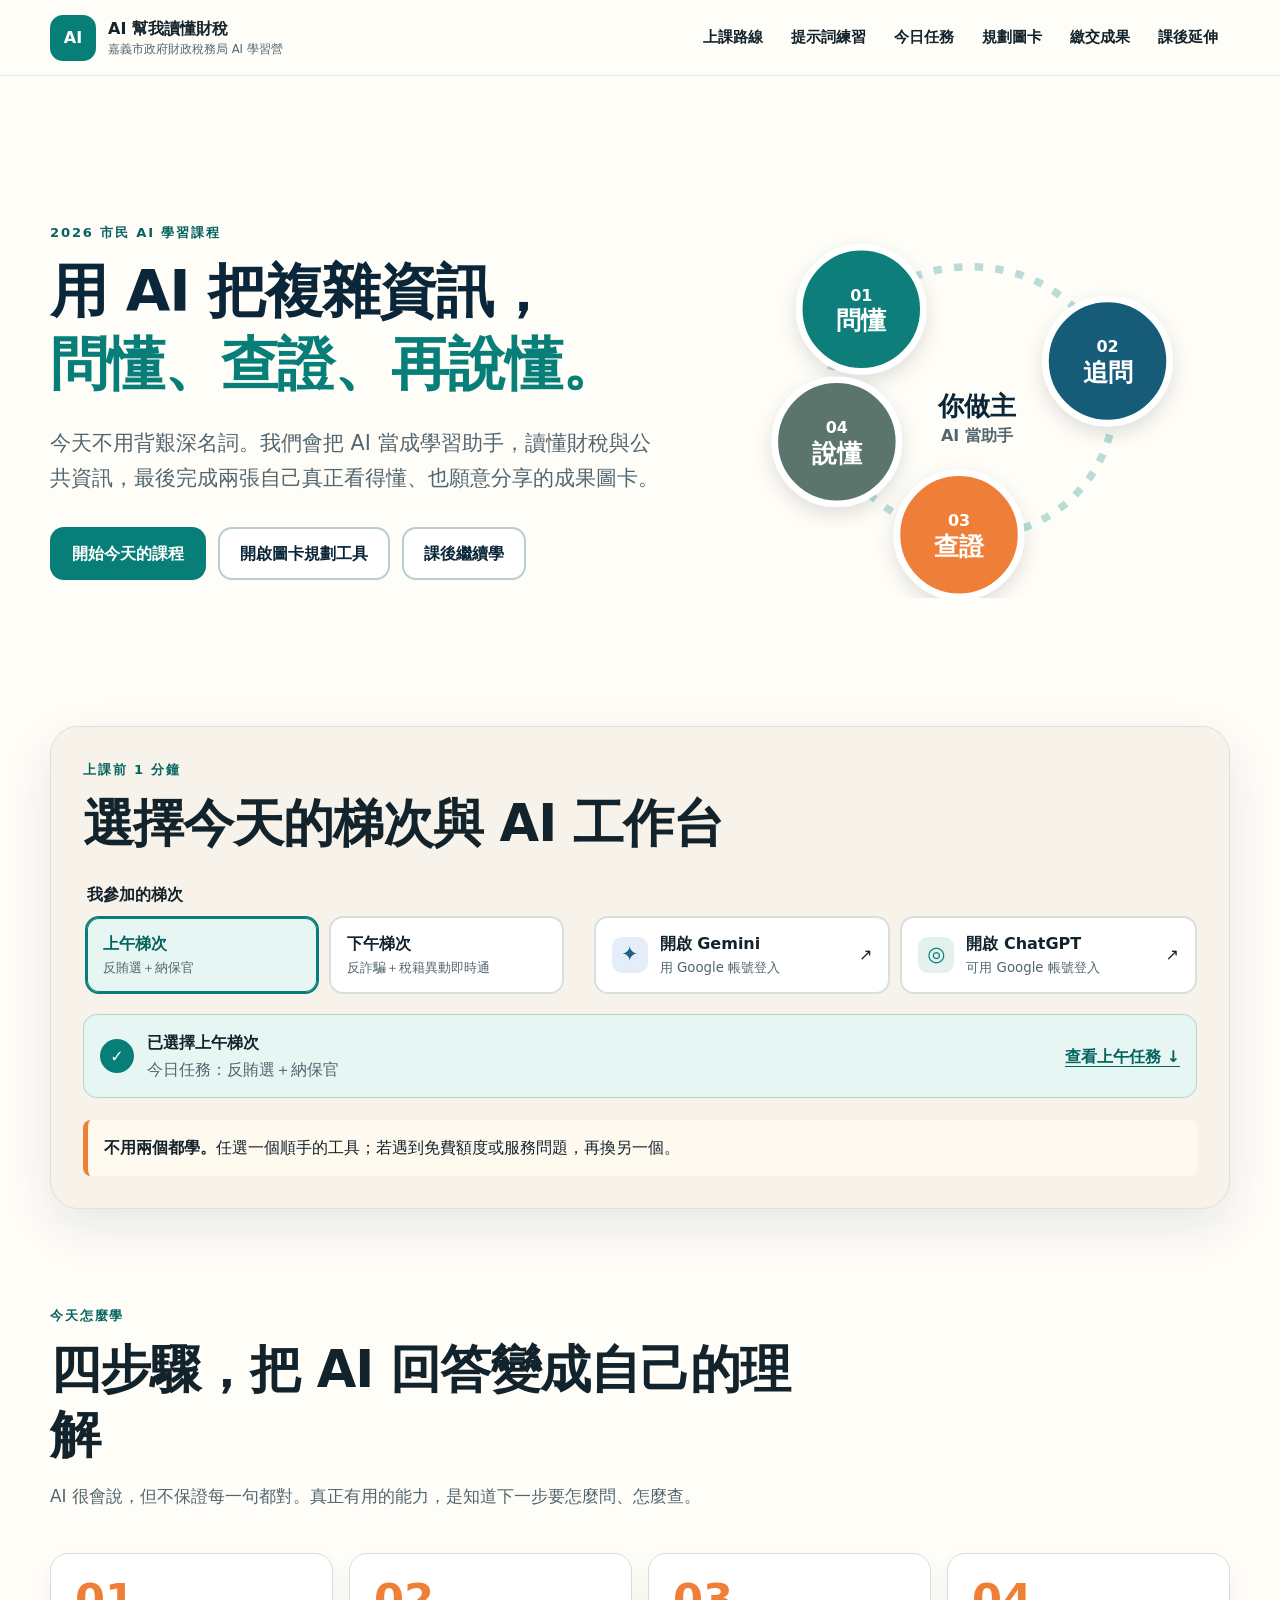
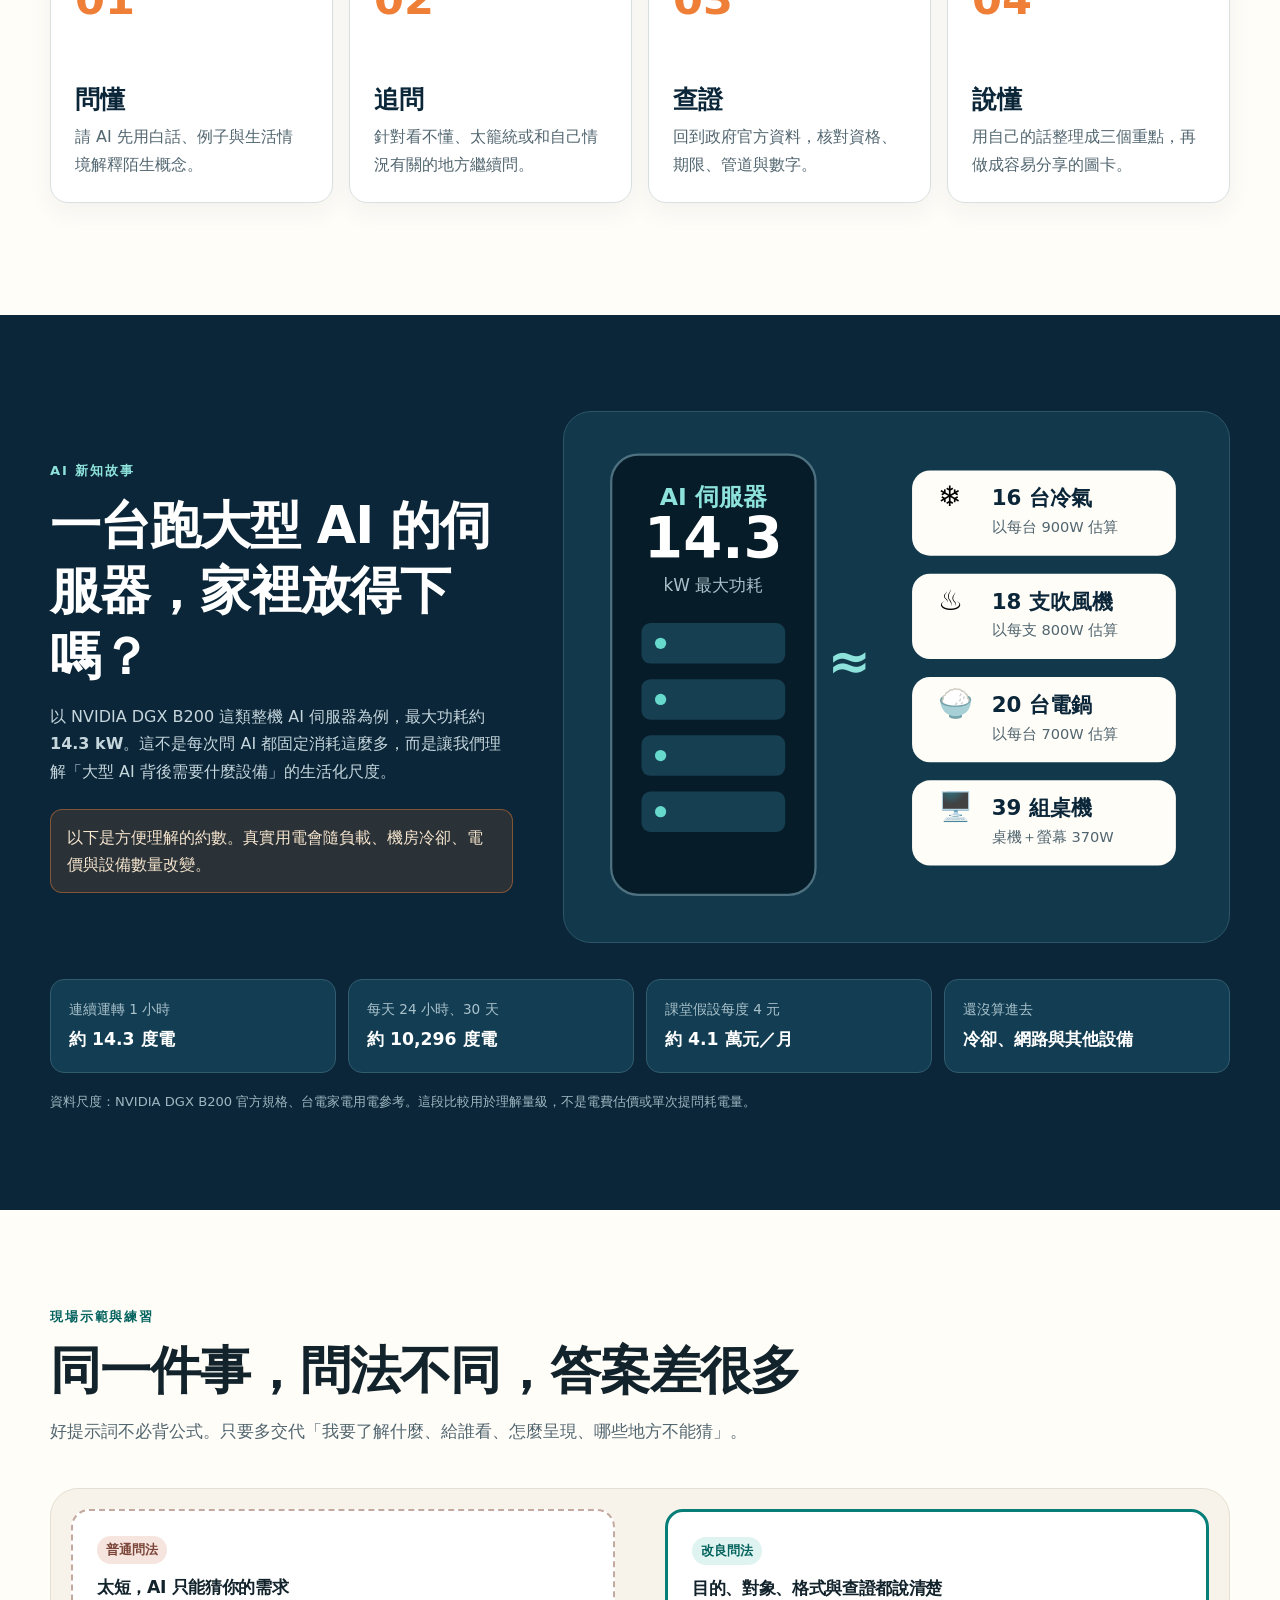
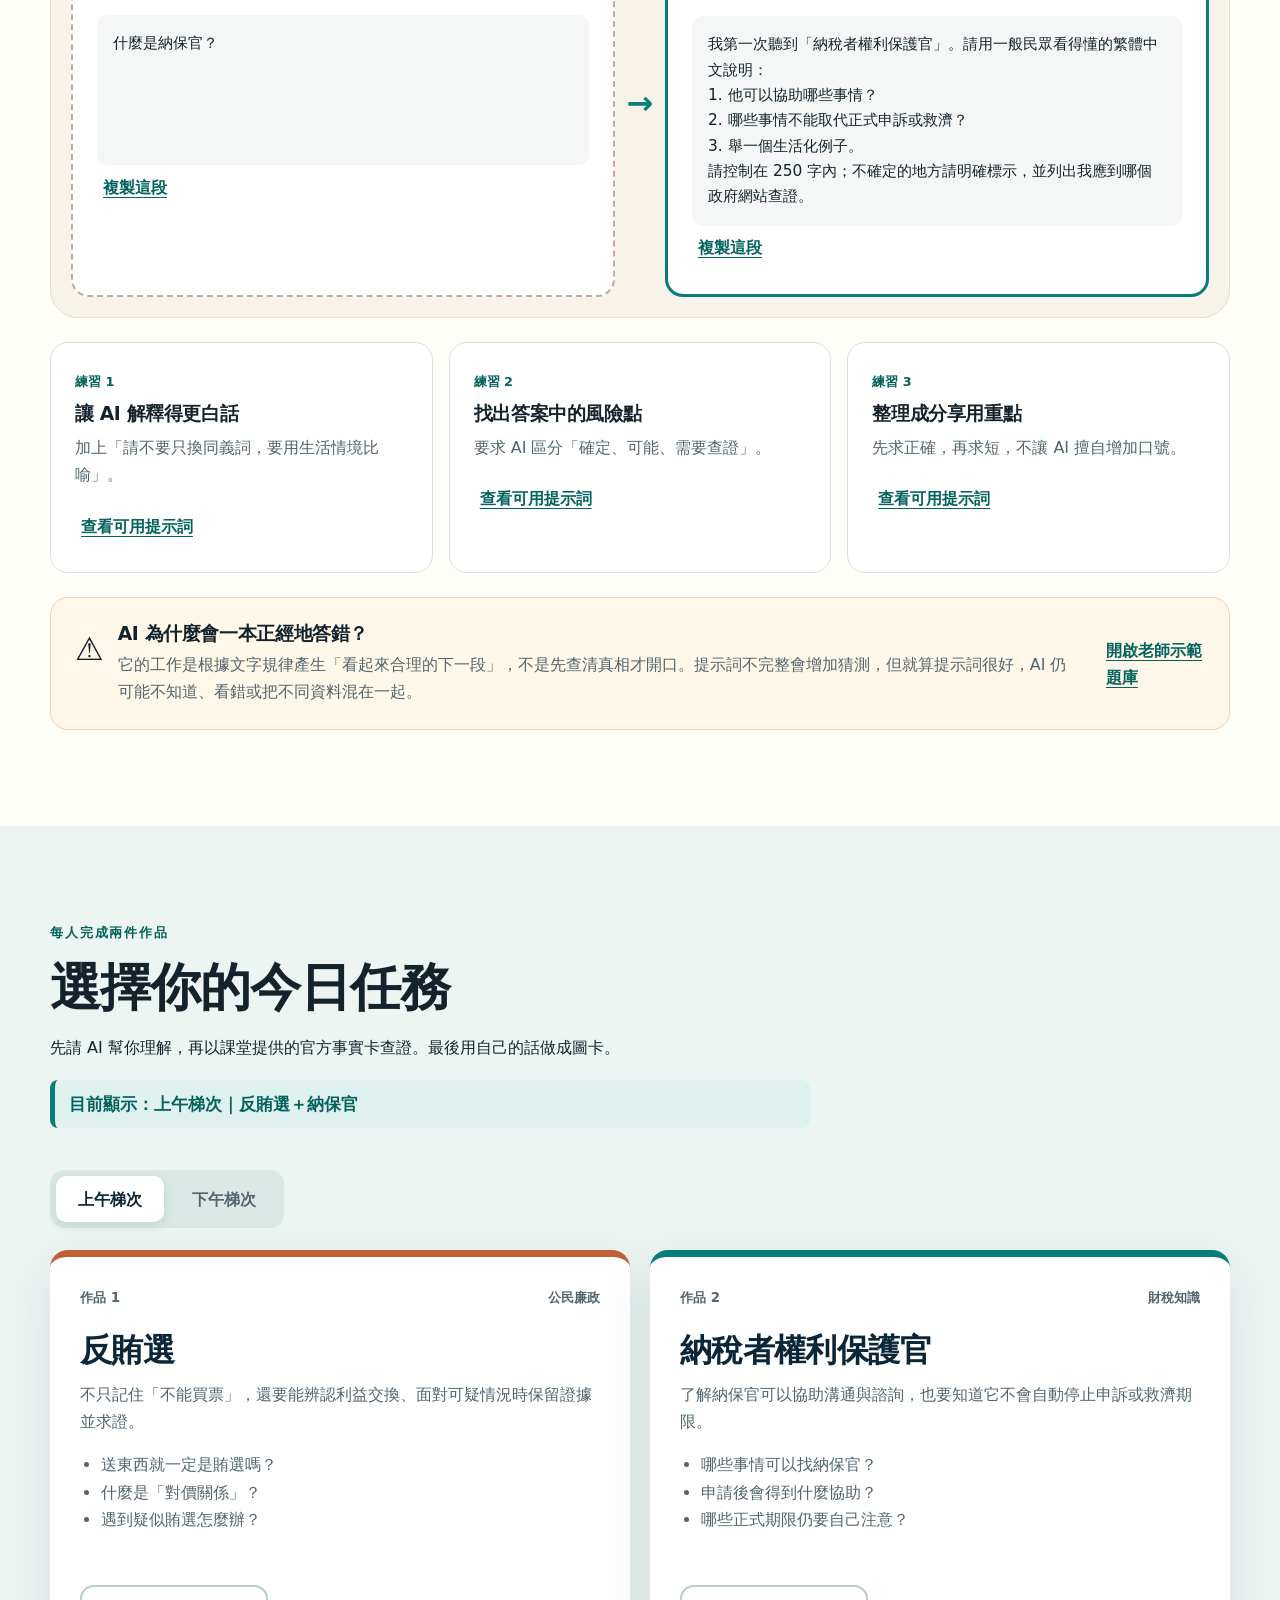
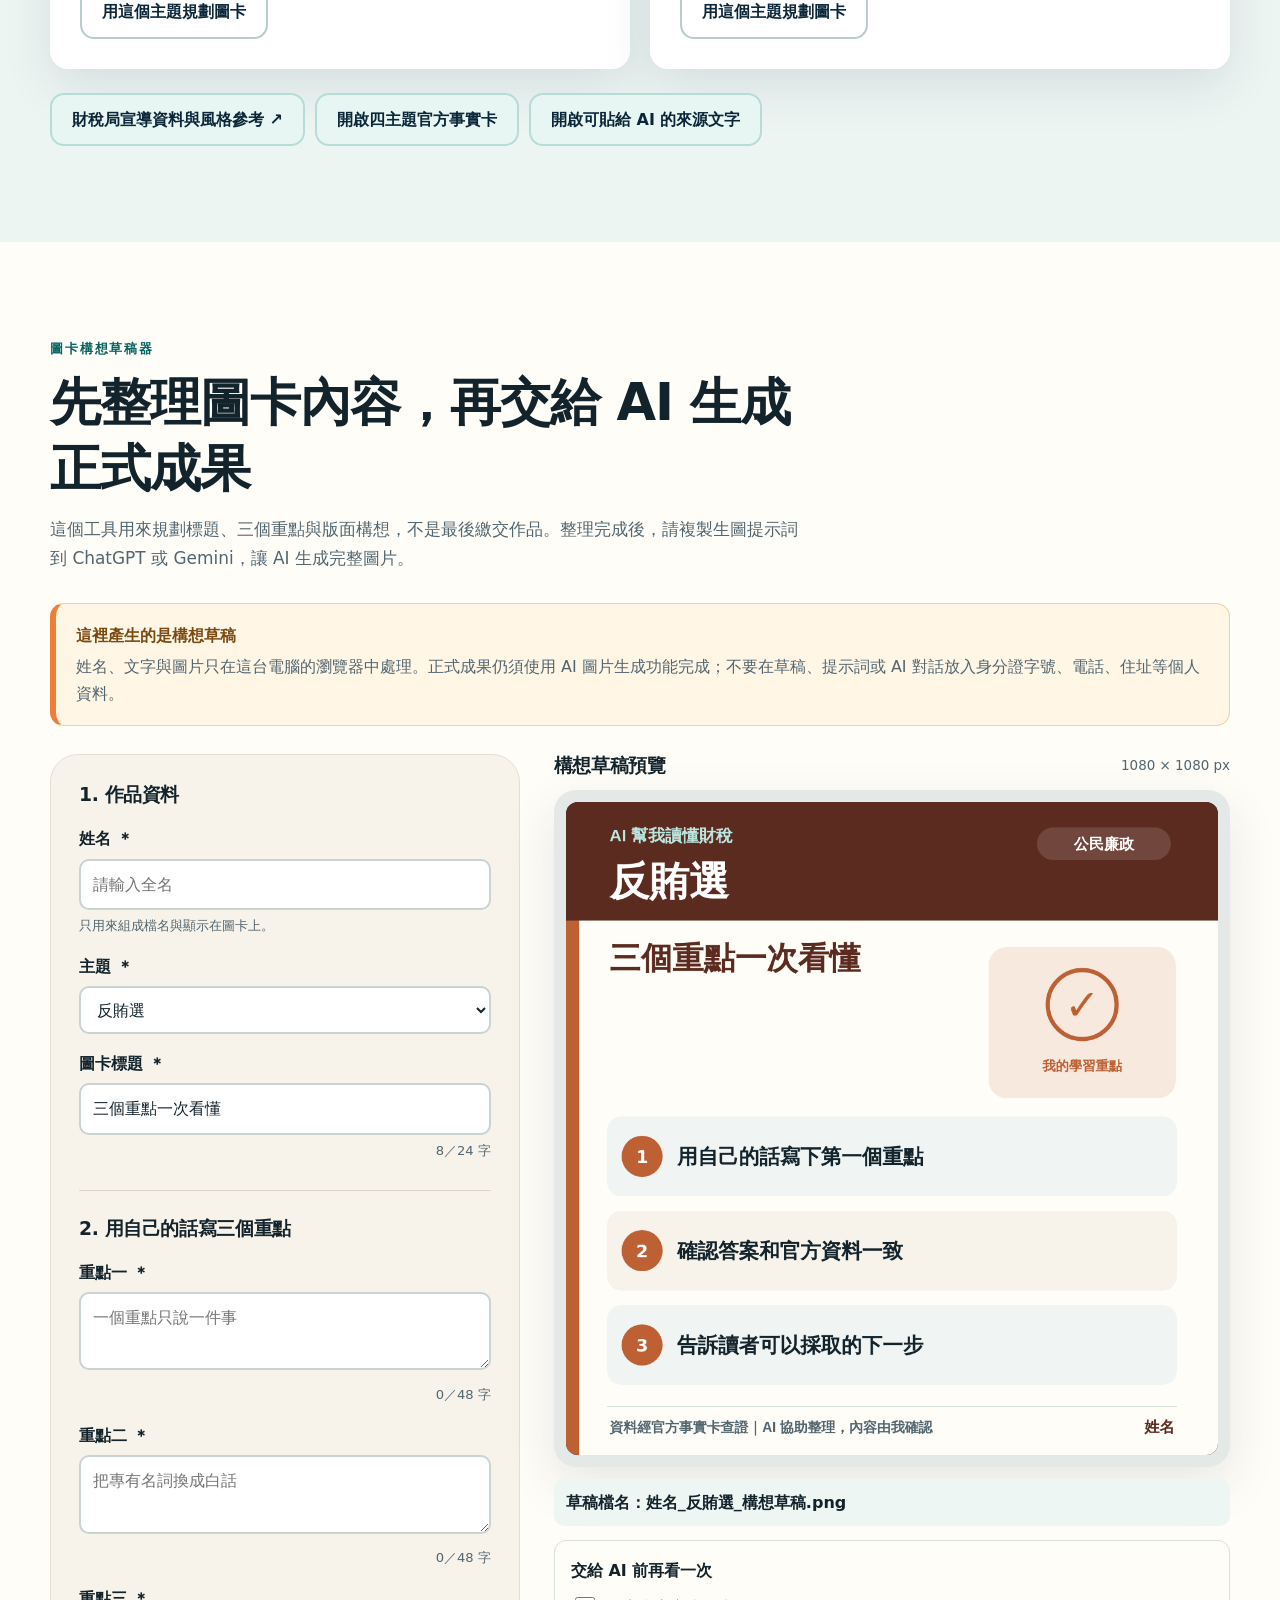
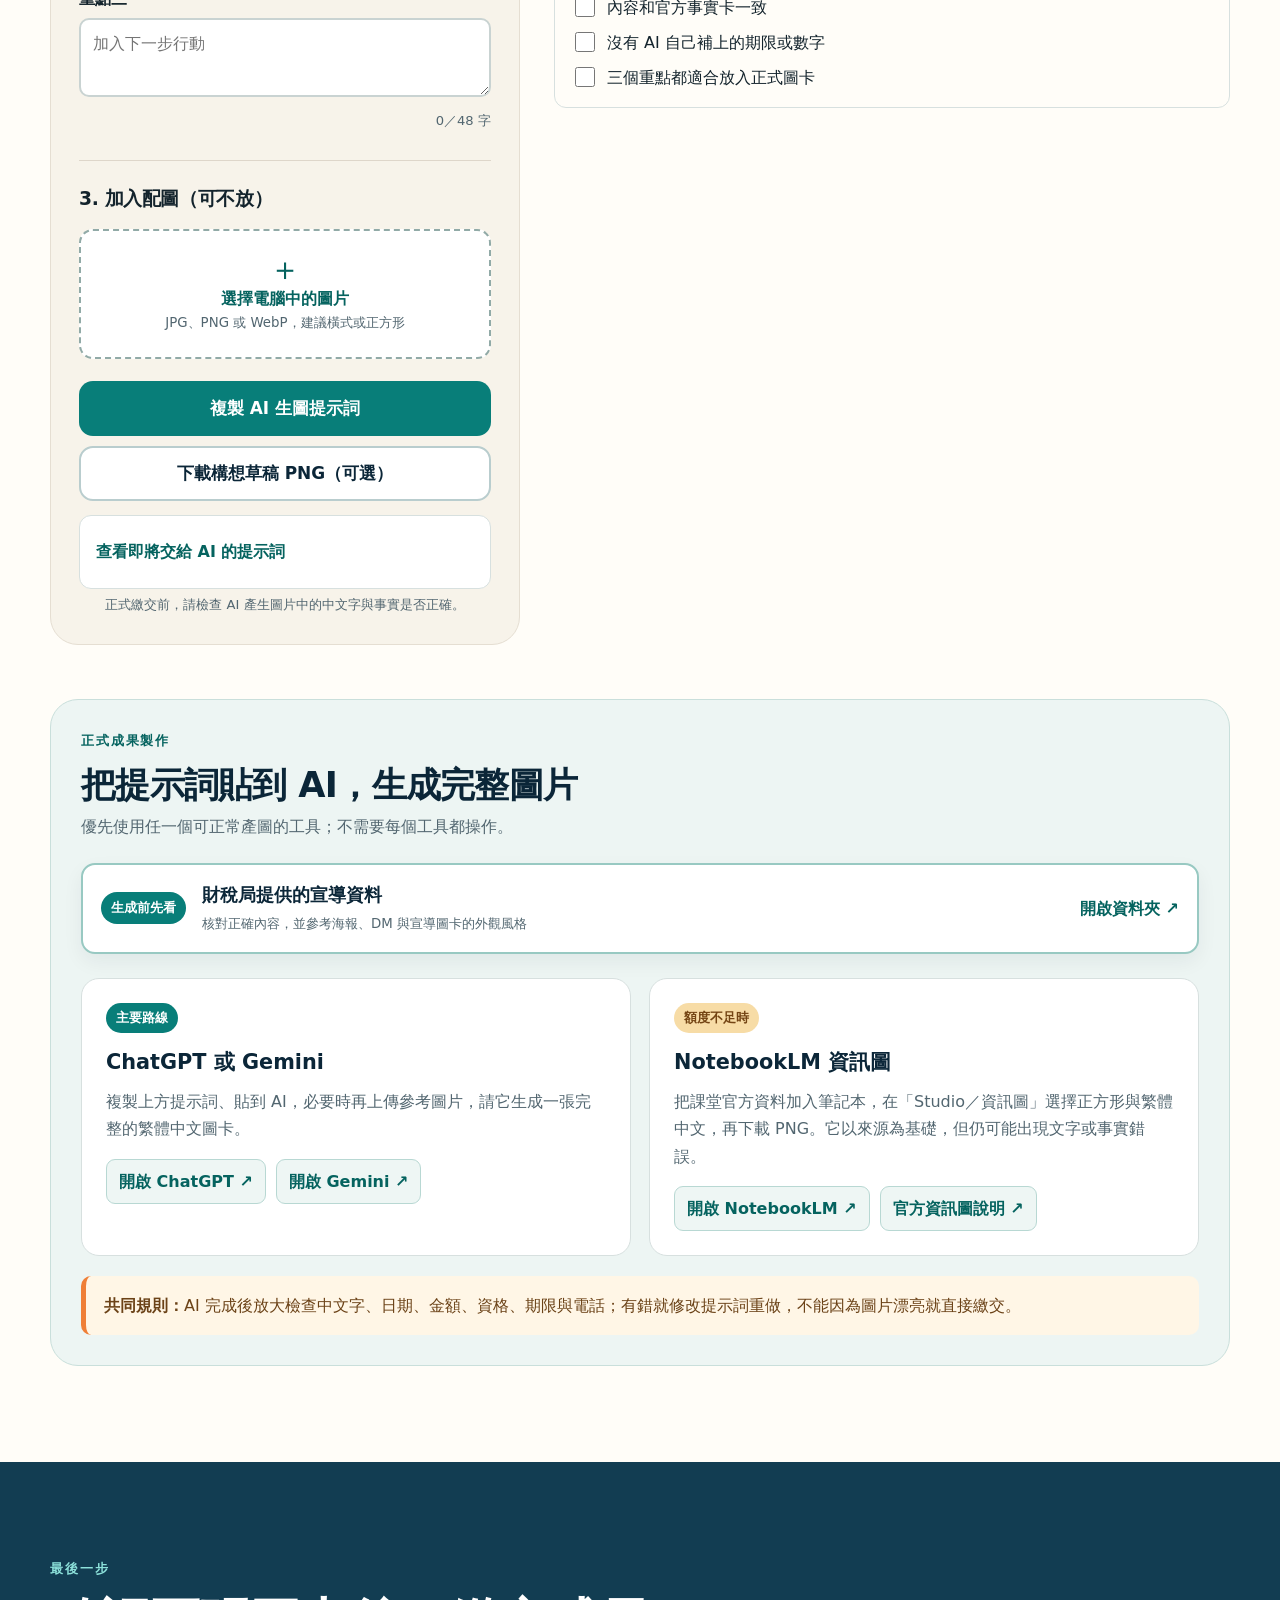
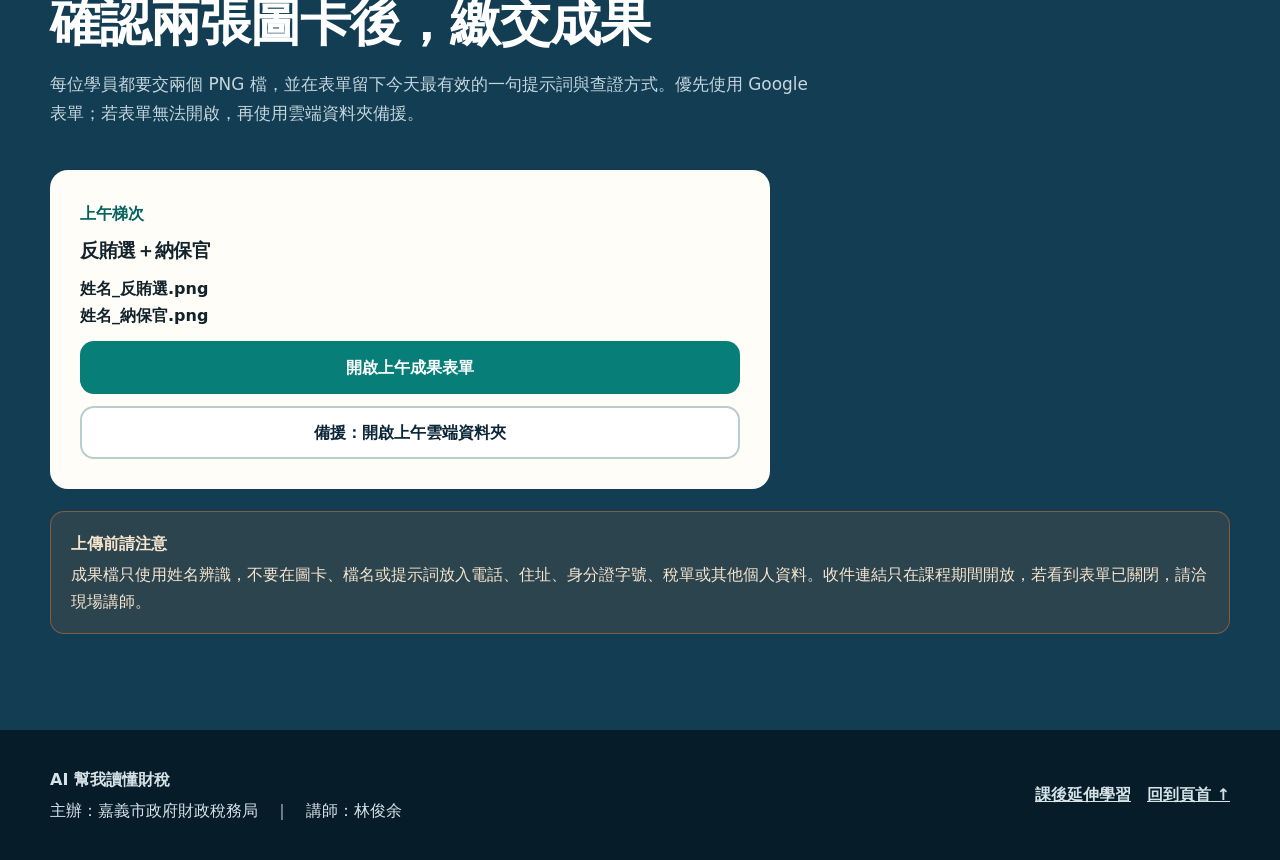
<file: index.html>
<!doctype html>
<html lang="zh-Hant-TW">
<head>
  <meta charset="utf-8">
  <meta name="viewport" content="width=device-width, initial-scale=1">
  <meta name="description" content="嘉義市政府財政稅務局 AI 學習營課程網站">
  <title>AI 幫我讀懂財稅｜課程學習站</title>
  <link rel="stylesheet" href="assets/styles.css?v=20260715-4">
</head>
<body>
  <a class="skip-link" href="#main">跳到主要內容</a>
  <header class="site-header">
    <a class="brand" href="#top" aria-label="回到頁首">
      <span class="brand-mark" aria-hidden="true">AI</span>
      <span><strong>AI 幫我讀懂財稅</strong><small>嘉義市政府財政稅務局 AI 學習營</small></span>
    </a>
    <button class="menu-button" type="button" aria-expanded="false" aria-controls="site-nav">課程選單</button>
    <nav id="site-nav" class="site-nav" aria-label="主要選單">
      <a href="#route">上課路線</a>
      <a href="#prompt-lab">提示詞練習</a>
      <a href="#missions">今日任務</a>
      <a href="#card-maker">規劃圖卡</a>
      <a href="#submit">繳交成果</a>
      <a href="extension.html">課後延伸</a>
    </nav>
  </header>

  <main id="main">
    <section id="top" class="hero section-shell">
      <div class="hero-copy">
        <p class="eyebrow">2026 市民 AI 學習課程</p>
        <h1>用 AI 把複雜資訊，<br><span>問懂、查證、再說懂。</span></h1>
        <p class="hero-lead">今天不用背艱深名詞。我們會把 AI 當成學習助手，讀懂財稅與公共資訊，最後完成兩張自己真正看得懂、也願意分享的成果圖卡。</p>
        <div class="hero-actions">
          <a class="button button-primary" href="#route">開始今天的課程</a>
          <a class="button button-secondary" href="#card-maker">開啟圖卡規劃工具</a>
          <a class="button button-secondary" href="extension.html">課後繼續學</a>
        </div>
      </div>
      <div class="hero-visual" aria-label="問懂、追問、查證、說懂的循環圖">
        <svg viewBox="0 0 520 420" role="img" aria-labelledby="cycle-title cycle-desc">
          <title id="cycle-title">AI 學習四步驟</title>
          <desc id="cycle-desc">依序為問懂、追問、查證、說懂，形成一個學習循環。</desc>
          <defs>
            <filter id="shadow" x="-20%" y="-20%" width="140%" height="140%"><feDropShadow dx="0" dy="8" stdDeviation="10" flood-opacity=".12"/></filter>
          </defs>
          <path class="cycle-path" d="M145 112 C235 30 375 66 407 167 C439 268 354 365 249 352 C144 339 83 244 119 157"/>
          <g filter="url(#shadow)"><circle class="cycle-node node-a" cx="145" cy="112" r="66"/><text x="145" y="103">01</text><text class="node-label" x="145" y="133">問懂</text></g>
          <g filter="url(#shadow)"><circle class="cycle-node node-b" cx="407" cy="167" r="66"/><text x="407" y="158">02</text><text class="node-label" x="407" y="188">追問</text></g>
          <g filter="url(#shadow)"><circle class="cycle-node node-c" cx="249" cy="352" r="66"/><text x="249" y="343">03</text><text class="node-label" x="249" y="373">查證</text></g>
          <g filter="url(#shadow)"><circle class="cycle-node node-d" cx="119" cy="253" r="66"/><text x="119" y="244">04</text><text class="node-label" x="119" y="274">說懂</text></g>
          <text class="cycle-center" x="268" y="225">你做主</text><text class="cycle-center-sub" x="268" y="252">AI 當助手</text>
        </svg>
      </div>
    </section>

    <section class="quick-start section-shell" aria-labelledby="quick-title">
      <div class="section-heading compact"><p class="eyebrow">上課前 1 分鐘</p><h2 id="quick-title">選擇今天的梯次與 AI 工作台</h2></div>
      <div class="quick-grid">
        <fieldset class="cohort-picker">
          <legend>我參加的梯次</legend>
          <label><input type="radio" name="cohort" value="morning" checked><span>上午梯次<small>反賄選＋納保官</small></span></label>
          <label><input type="radio" name="cohort" value="afternoon"><span>下午梯次<small>反詐騙＋稅籍異動即時通</small></span></label>
        </fieldset>
        <div class="workbench-links">
          <a class="tool-card" href="https://gemini.google.com/" target="_blank" rel="noopener noreferrer"><span class="tool-icon gemini" aria-hidden="true">✦</span><span><strong>開啟 Gemini</strong><small>用 Google 帳號登入</small></span><span aria-hidden="true">↗</span></a>
          <a class="tool-card" href="https://chatgpt.com/" target="_blank" rel="noopener noreferrer"><span class="tool-icon chatgpt" aria-hidden="true">◎</span><span><strong>開啟 ChatGPT</strong><small>可用 Google 帳號登入</small></span><span aria-hidden="true">↗</span></a>
        </div>
      </div>
      <div class="cohort-feedback">
        <span class="cohort-feedback-mark" aria-hidden="true">✓</span>
        <div id="cohort-status" role="status" aria-live="polite" aria-atomic="true">
          <strong id="cohort-status-title">已選擇上午梯次</strong>
          <p id="cohort-status-copy">今日任務：反賄選＋納保官</p>
        </div>
        <a id="cohort-jump" href="#missions">查看上午任務 ↓</a>
      </div>
      <p class="notice"><strong>不用兩個都學。</strong>任選一個順手的工具；若遇到免費額度或服務問題，再換另一個。</p>
    </section>

    <section id="route" class="section-shell section-block" aria-labelledby="route-title">
      <div class="section-heading"><p class="eyebrow">今天怎麼學</p><h2 id="route-title">四步驟，把 AI 回答變成自己的理解</h2><p>AI 很會說，但不保證每一句都對。真正有用的能力，是知道下一步要怎麼問、怎麼查。</p></div>
      <ol class="route-grid">
        <li><span>01</span><div><h3>問懂</h3><p>請 AI 先用白話、例子與生活情境解釋陌生概念。</p></div></li>
        <li><span>02</span><div><h3>追問</h3><p>針對看不懂、太籠統或和自己情況有關的地方繼續問。</p></div></li>
        <li><span>03</span><div><h3>查證</h3><p>回到政府官方資料，核對資格、期限、管道與數字。</p></div></li>
        <li><span>04</span><div><h3>說懂</h3><p>用自己的話整理成三個重點，再做成容易分享的圖卡。</p></div></li>
      </ol>
    </section>

    <section class="story-section section-block" aria-labelledby="server-title">
      <div class="section-shell story-grid">
        <div class="section-heading story-copy"><p class="eyebrow light">AI 新知故事</p><h2 id="server-title">一台跑大型 AI 的伺服器，家裡放得下嗎？</h2><p>以 NVIDIA DGX B200 這類整機 AI 伺服器為例，最大功耗約 <strong>14.3 kW</strong>。這不是每次問 AI 都固定消耗這麼多，而是讓我們理解「大型 AI 背後需要什麼設備」的生活化尺度。</p><div class="story-note">以下是方便理解的約數。真實用電會隨負載、機房冷卻、電價與設備數量改變。</div></div>
        <div class="server-drawing" aria-label="AI 伺服器與家電耗電比較示意圖">
          <svg viewBox="0 0 560 440" role="img" aria-labelledby="server-svg-title server-svg-desc">
            <title id="server-svg-title">AI 伺服器耗電的生活比較</title><desc id="server-svg-desc">一台十四點三千瓦的伺服器，大約相當於十六台九百瓦冷氣、十八支八百瓦吹風機、二十台七百瓦電鍋或三十九組三百七十瓦桌上型電腦。</desc>
            <rect class="server-box" x="26" y="22" width="182" height="392" rx="24"/><text class="server-title" x="117" y="67">AI 伺服器</text><text class="server-big" x="117" y="114">14.3</text><text class="server-unit" x="117" y="143">kW 最大功耗</text>
            <g class="server-slots"><rect x="53" y="172" width="128" height="36" rx="8"/><circle cx="70" cy="190" r="5"/><rect x="53" y="222" width="128" height="36" rx="8"/><circle cx="70" cy="240" r="5"/><rect x="53" y="272" width="128" height="36" rx="8"/><circle cx="70" cy="290" r="5"/><rect x="53" y="322" width="128" height="36" rx="8"/><circle cx="70" cy="340" r="5"/></g>
            <text class="equals" x="238" y="222">≈</text>
            <g class="appliance"><rect x="294" y="36" width="235" height="76" rx="16"/><text x="317" y="68">❄️</text><text class="appliance-count" x="365" y="67">16 台冷氣</text><text class="appliance-note" x="365" y="91">以每台 900W 估算</text></g>
            <g class="appliance"><rect x="294" y="128" width="235" height="76" rx="16"/><text x="317" y="160">♨️</text><text class="appliance-count" x="365" y="159">18 支吹風機</text><text class="appliance-note" x="365" y="183">以每支 800W 估算</text></g>
            <g class="appliance"><rect x="294" y="220" width="235" height="76" rx="16"/><text x="317" y="252">🍚</text><text class="appliance-count" x="365" y="251">20 台電鍋</text><text class="appliance-note" x="365" y="275">以每台 700W 估算</text></g>
            <g class="appliance"><rect x="294" y="312" width="235" height="76" rx="16"/><text x="317" y="344">🖥️</text><text class="appliance-count" x="365" y="343">39 組桌機</text><text class="appliance-note" x="365" y="367">桌機＋螢幕 370W</text></g>
          </svg>
        </div>
      </div>
      <div class="section-shell fact-strip">
        <article><span>連續運轉 1 小時</span><strong>約 14.3 度電</strong></article>
        <article><span>每天 24 小時、30 天</span><strong>約 10,296 度電</strong></article>
        <article><span>課堂假設每度 4 元</span><strong>約 4.1 萬元／月</strong></article>
        <article><span>還沒算進去</span><strong>冷卻、網路與其他設備</strong></article>
      </div>
      <div class="section-shell source-line">資料尺度：NVIDIA DGX B200 官方規格、台電家電用電參考。這段比較用於理解量級，不是電費估價或單次提問耗電量。</div>
    </section>

    <section id="prompt-lab" class="section-shell section-block" aria-labelledby="prompt-title">
      <div class="section-heading"><p class="eyebrow">現場示範與練習</p><h2 id="prompt-title">同一件事，問法不同，答案差很多</h2><p>好提示詞不必背公式。只要多交代「我要了解什麼、給誰看、怎麼呈現、哪些地方不能猜」。</p></div>
      <div class="comparison-card">
        <div class="prompt-panel weak"><span class="panel-label">普通問法</span><h3>太短，AI 只能猜你的需求</h3><pre id="prompt-basic">什麼是納保官？</pre><button class="copy-button" type="button" data-copy-target="prompt-basic">複製這段</button></div>
        <div class="prompt-arrow" aria-hidden="true">→</div>
        <div class="prompt-panel strong"><span class="panel-label">改良問法</span><h3>目的、對象、格式與查證都說清楚</h3><pre id="prompt-better">我第一次聽到「納稅者權利保護官」。請用一般民眾看得懂的繁體中文說明：
1. 他可以協助哪些事情？
2. 哪些事情不能取代正式申訴或救濟？
3. 舉一個生活化例子。
請控制在 250 字內；不確定的地方請明確標示，並列出我應到哪個政府網站查證。</pre><button class="copy-button" type="button" data-copy-target="prompt-better">複製這段</button></div>
      </div>
      <div class="practice-grid">
        <article><span class="practice-number">練習 1</span><h3>讓 AI 解釋得更白話</h3><p>加上「請不要只換同義詞，要用生活情境比喻」。</p><button class="text-button reveal-button" type="button" aria-expanded="false">查看可用提示詞</button><div class="reveal" hidden><pre id="practice-1">請把剛才的說明再簡化。假設讀者第一次接觸這個主題，請用一個日常生活情境比喻；專有名詞出現時立刻用括號解釋。</pre><button class="copy-button" type="button" data-copy-target="practice-1">複製</button></div></article>
        <article><span class="practice-number">練習 2</span><h3>找出答案中的風險點</h3><p>要求 AI 區分「確定、可能、需要查證」。</p><button class="text-button reveal-button" type="button" aria-expanded="false">查看可用提示詞</button><div class="reveal" hidden><pre id="practice-2">請重新檢查你上一則回答，把內容分成：①可由官方資料確認 ②依情況而異 ③你不確定。不要補猜，並告訴我每一項應如何查證。</pre><button class="copy-button" type="button" data-copy-target="practice-2">複製</button></div></article>
        <article><span class="practice-number">練習 3</span><h3>整理成分享用重點</h3><p>先求正確，再求短，不讓 AI 擅自增加口號。</p><button class="text-button reveal-button" type="button" aria-expanded="false">查看可用提示詞</button><div class="reveal" hidden><pre id="practice-3">請只根據我貼上的官方資料，整理成 3 個圖卡重點，每點 22 字以內。語氣清楚友善，不製造恐慌，不增加資料中沒有的資格、期限、金額或電話。</pre><button class="copy-button" type="button" data-copy-target="practice-3">複製</button></div></article>
      </div>
      <aside class="wrong-demo"><div><span aria-hidden="true">⚠️</span><div><h3>AI 為什麼會一本正經地答錯？</h3><p>它的工作是根據文字規律產生「看起來合理的下一段」，不是先查清真相才開口。提示詞不完整會增加猜測，但就算提示詞很好，AI 仍可能不知道、看錯或把不同資料混在一起。</p></div></div><a class="text-link" href="resources.html#demo" target="_blank">開啟老師示範題庫</a></aside>
    </section>

    <section id="missions" class="missions-section section-block" aria-labelledby="missions-title">
      <div class="section-shell">
        <div class="section-heading"><p class="eyebrow">每人完成兩件作品</p><h2 id="missions-title">選擇你的今日任務</h2><p>先請 AI 幫你理解，再以課堂提供的官方事實卡查證。最後用自己的話做成圖卡。</p><p id="mission-cohort-summary" class="mission-cohort-summary" role="status" aria-live="polite">目前顯示：上午梯次｜反賄選＋納保官</p></div>
        <div class="mission-tabs" role="tablist" aria-label="梯次主題">
          <button id="tab-morning" role="tab" aria-selected="true" aria-controls="panel-morning" tabindex="0" data-cohort-tab="morning">上午梯次</button>
          <button id="tab-afternoon" role="tab" aria-selected="false" aria-controls="panel-afternoon" tabindex="-1" data-cohort-tab="afternoon">下午梯次</button>
        </div>
        <div id="panel-morning" class="mission-panel" role="tabpanel" aria-labelledby="tab-morning" data-cohort-panel="morning">
          <article class="mission-card theme-vote"><div class="mission-top"><span>作品 1</span><span>公民廉政</span></div><h3>反賄選</h3><p>不只記住「不能買票」，還要能辨認利益交換、面對可疑情況時保留證據並求證。</p><ul><li>送東西就一定是賄選嗎？</li><li>什麼是「對價關係」？</li><li>遇到疑似賄選怎麼辦？</li></ul><button class="use-topic button button-secondary" type="button" data-topic="反賄選">用這個主題規劃圖卡</button></article>
          <article class="mission-card theme-taxpayer"><div class="mission-top"><span>作品 2</span><span>財稅知識</span></div><h3>納稅者權利保護官</h3><p>了解納保官可以協助溝通與諮詢，也要知道它不會自動停止申訴或救濟期限。</p><ul><li>哪些事情可以找納保官？</li><li>申請後會得到什麼協助？</li><li>哪些正式期限仍要自己注意？</li></ul><button class="use-topic button button-secondary" type="button" data-topic="納保官">用這個主題規劃圖卡</button></article>
        </div>
        <div id="panel-afternoon" class="mission-panel" role="tabpanel" aria-labelledby="tab-afternoon" data-cohort-panel="afternoon" hidden>
          <article class="mission-card theme-scam"><div class="mission-top"><span>作品 1</span><span>公民廉政</span></div><h3>反詐騙</h3><p>AI 讓聲音、影像與文字都更像真的。不要只靠「看起來像不像」，要換一條可信管道查證。</p><ul><li>接到緊急借錢訊息先做什麼？</li><li>為什麼視訊畫面也可能造假？</li><li>密碼與驗證碼可以交給誰？</li></ul><button class="use-topic button button-secondary" type="button" data-topic="反詐騙">用這個主題規劃圖卡</button></article>
          <article class="mission-card theme-notify"><div class="mission-top"><span>作品 2</span><span>財稅知識</span></div><h3>稅籍異動即時通</h3><p>先申請服務，當名下土地或房屋出現特定移轉申報時，就能收到通知並及早確認。</p><ul><li>它會通知哪些異動？</li><li>可以透過哪些管道收到？</li><li>通知本身有法律效力嗎？</li></ul><button class="use-topic button button-secondary" type="button" data-topic="稅籍異動即時通">用這個主題規劃圖卡</button></article>
        </div>
        <div class="fact-actions"><a class="button button-light" href="https://drive.google.com/drive/folders/1tIci0MqKzvo00nXzL5HhNdyN3ZHl-eBI?usp=sharing" target="_blank" rel="noopener noreferrer">財稅局宣導資料與風格參考 ↗</a><a class="button button-light" href="resources.html#facts" target="_blank">開啟四主題官方事實卡</a><a class="button button-light" href="resources.html#ai-text" target="_blank">開啟可貼給 AI 的來源文字</a></div>
      </div>
    </section>

    <section id="card-maker" class="section-shell section-block" aria-labelledby="maker-title">
      <div class="section-heading"><p class="eyebrow">圖卡構想草稿器</p><h2 id="maker-title">先整理圖卡內容，再交給 AI 生成正式成果</h2><p>這個工具用來規劃標題、三個重點與版面構想，不是最後繳交作品。整理完成後，請複製生圖提示詞到 ChatGPT 或 Gemini，讓 AI 生成完整圖片。</p></div>
      <div class="draft-notice"><strong>這裡產生的是構想草稿</strong><p>姓名、文字與圖片只在這台電腦的瀏覽器中處理。正式成果仍須使用 AI 圖片生成功能完成；不要在草稿、提示詞或 AI 對話放入身分證字號、電話、住址等個人資料。</p></div>
      <div class="maker-layout">
        <form id="card-form" class="maker-form" novalidate>
          <div class="form-section"><h3>1. 作品資料</h3>
            <label for="student-name">姓名 <span aria-hidden="true">＊</span></label><input id="student-name" name="studentName" type="text" maxlength="20" autocomplete="name" required placeholder="請輸入全名"><p class="field-help">只用來組成檔名與顯示在圖卡上。</p>
            <label for="topic">主題 <span aria-hidden="true">＊</span></label><select id="topic" name="topic" required><option value="反賄選">反賄選</option><option value="納保官">納稅者權利保護官（納保官）</option><option value="反詐騙">反詐騙</option><option value="稅籍異動即時通">稅籍異動即時通</option></select>
            <label for="card-title">圖卡標題 <span aria-hidden="true">＊</span></label><input id="card-title" name="cardTitle" type="text" maxlength="24" required value="三個重點一次看懂"><p class="counter"><span id="title-count">8</span>／24 字</p>
          </div>
          <div class="form-section"><h3>2. 用自己的話寫三個重點</h3>
            <label for="point-1">重點一 <span aria-hidden="true">＊</span></label><textarea id="point-1" name="point1" rows="2" maxlength="48" required placeholder="一個重點只說一件事"></textarea><p class="counter"><span id="point-1-count">0</span>／48 字</p>
            <label for="point-2">重點二 <span aria-hidden="true">＊</span></label><textarea id="point-2" name="point2" rows="2" maxlength="48" required placeholder="把專有名詞換成白話"></textarea><p class="counter"><span id="point-2-count">0</span>／48 字</p>
            <label for="point-3">重點三 <span aria-hidden="true">＊</span></label><textarea id="point-3" name="point3" rows="2" maxlength="48" required placeholder="加入下一步行動"></textarea><p class="counter"><span id="point-3-count">0</span>／48 字</p>
          </div>
          <div class="form-section"><h3>3. 加入配圖（可不放）</h3><label class="upload-zone" for="card-image"><span aria-hidden="true">＋</span><strong>選擇電腦中的圖片</strong><small>JPG、PNG 或 WebP，建議橫式或正方形</small></label><input id="card-image" name="cardImage" class="visually-hidden" type="file" accept="image/jpeg,image/png,image/webp"><button id="remove-image" class="text-button" type="button" hidden>移除圖片</button></div>
          <div id="form-error" class="form-error" role="alert" hidden></div>
          <div class="draft-actions"><button id="copy-image-prompt" class="button button-primary button-wide" type="button">複製 AI 生圖提示詞</button><button id="download-card" class="button button-secondary button-wide" type="submit">下載構想草稿 PNG（可選）</button></div>
          <details class="generated-prompt"><summary>查看即將交給 AI 的提示詞</summary><pre id="image-prompt-preview"></pre></details>
          <p class="field-help center">正式繳交前，請檢查 AI 產生圖片中的中文字與事實是否正確。</p>
        </form>
        <div class="preview-column"><div class="preview-heading"><h3>構想草稿預覽</h3><span>1080 × 1080 px</span></div><div class="canvas-wrap"><canvas id="card-canvas" width="1080" height="1080" aria-label="圖卡構想草稿預覽"></canvas></div><p id="filename-preview" class="filename-preview">草稿檔名：姓名_反賄選_構想草稿.png</p><div class="checklist"><strong>交給 AI 前再看一次</strong><label><input type="checkbox">內容和官方事實卡一致</label><label><input type="checkbox">沒有 AI 自己補上的期限或數字</label><label><input type="checkbox">三個重點都適合放入正式圖卡</label></div></div>
      </div>
      <section class="generation-path" aria-labelledby="generation-title">
        <div><p class="eyebrow">正式成果製作</p><h3 id="generation-title">把提示詞貼到 AI，生成完整圖片</h3><p>優先使用任一個可正常產圖的工具；不需要每個工具都操作。</p></div>
        <a class="source-reference" href="https://drive.google.com/drive/folders/1tIci0MqKzvo00nXzL5HhNdyN3ZHl-eBI?usp=sharing" target="_blank" rel="noopener noreferrer"><span class="source-reference-label">生成前先看</span><span><strong>財稅局提供的宣導資料</strong><small>核對正確內容，並參考海報、DM 與宣導圖卡的外觀風格</small></span><span aria-hidden="true">開啟資料夾 ↗</span></a>
        <div class="generation-grid">
          <article><span class="generation-step">主要路線</span><h4>ChatGPT 或 Gemini</h4><p>複製上方提示詞、貼到 AI，必要時再上傳參考圖片，請它生成一張完整的繁體中文圖卡。</p><div class="generation-links"><a href="https://chatgpt.com/" target="_blank" rel="noopener noreferrer">開啟 ChatGPT ↗</a><a href="https://gemini.google.com/" target="_blank" rel="noopener noreferrer">開啟 Gemini ↗</a></div></article>
          <article><span class="generation-step fallback">額度不足時</span><h4>NotebookLM 資訊圖</h4><p>把課堂官方資料加入筆記本，在「Studio／資訊圖」選擇正方形與繁體中文，再下載 PNG。它以來源為基礎，但仍可能出現文字或事實錯誤。</p><div class="generation-links"><a href="https://notebooklm.google.com/" target="_blank" rel="noopener noreferrer">開啟 NotebookLM ↗</a><a href="https://support.google.com/notebooklm/answer/16758265?hl=zh-Hant" target="_blank" rel="noopener noreferrer">官方資訊圖說明 ↗</a></div></article>
        </div>
        <p class="generation-check"><strong>共同規則：</strong>AI 完成後放大檢查中文字、日期、金額、資格、期限與電話；有錯就修改提示詞重做，不能因為圖片漂亮就直接繳交。</p>
      </section>
    </section>

    <section id="submit" class="submit-section section-block" aria-labelledby="submit-title">
      <div class="section-shell">
        <div class="section-heading"><p class="eyebrow light">最後一步</p><h2 id="submit-title">確認兩張圖卡後，繳交成果</h2><p>每位學員都要交兩個 PNG 檔，並在表單留下今天最有效的一句提示詞與查證方式。優先使用 Google 表單；若表單無法開啟，再使用雲端資料夾備援。</p></div>
        <div class="submit-grid">
          <article class="submit-card" data-submit-card="morning"><span>上午梯次</span><h3>反賄選＋納保官</h3><p><code>姓名_反賄選.png</code><br><code>姓名_納保官.png</code></p><a class="button button-primary" href="https://docs.google.com/forms/d/e/1FAIpQLSd3ydXSgrYKZbpYCspHAs-XYDpnMAu1il3m8MQd78gk2CXrUw/viewform" target="_blank" rel="noopener noreferrer">開啟上午成果表單</a><a class="button button-secondary" href="https://drive.google.com/drive/folders/1KJsG8ozcpKc1RNcKIgvXk86dbt3UU6ux?usp=sharing" target="_blank" rel="noopener noreferrer">備援：開啟上午雲端資料夾</a></article>
          <article class="submit-card" data-submit-card="afternoon" hidden><span>下午梯次</span><h3>反詐騙＋稅籍異動即時通</h3><p><code>姓名_反詐騙.png</code><br><code>姓名_稅籍異動即時通.png</code></p><a class="button button-primary" href="https://docs.google.com/forms/d/e/1FAIpQLSfK9-ul-2r9FEjYJHlQvpvjmTSe5FhxYTfVu7NyKhUPfyAdAQ/viewform" target="_blank" rel="noopener noreferrer">開啟下午成果表單</a><a class="button button-secondary" href="https://drive.google.com/drive/folders/1QihY95gy1hiWLjQ7pZzLiJ_zbjHeZdxG?usp=sharing" target="_blank" rel="noopener noreferrer">備援：開啟下午雲端資料夾</a></article>
        </div>
        <div class="privacy-reminder"><strong>上傳前請注意</strong><p>成果檔只使用姓名辨識，不要在圖卡、檔名或提示詞放入電話、住址、身分證字號、稅單或其他個人資料。收件連結只在課程期間開放，若看到表單已關閉，請洽現場講師。</p></div>
      </div>
    </section>
  </main>

  <footer class="site-footer"><div><strong>AI 幫我讀懂財稅</strong><p>主辦：嘉義市政府財政稅務局　｜　講師：林俊余</p></div><div class="footer-links"><a href="extension.html">課後延伸學習</a><a href="#top">回到頁首 ↑</a></div></footer>
  <div id="toast" class="toast" role="status" aria-live="polite" aria-atomic="true"></div>
  <script src="assets/app.js?v=20260715-3"></script>
</body>
</html>
</file>
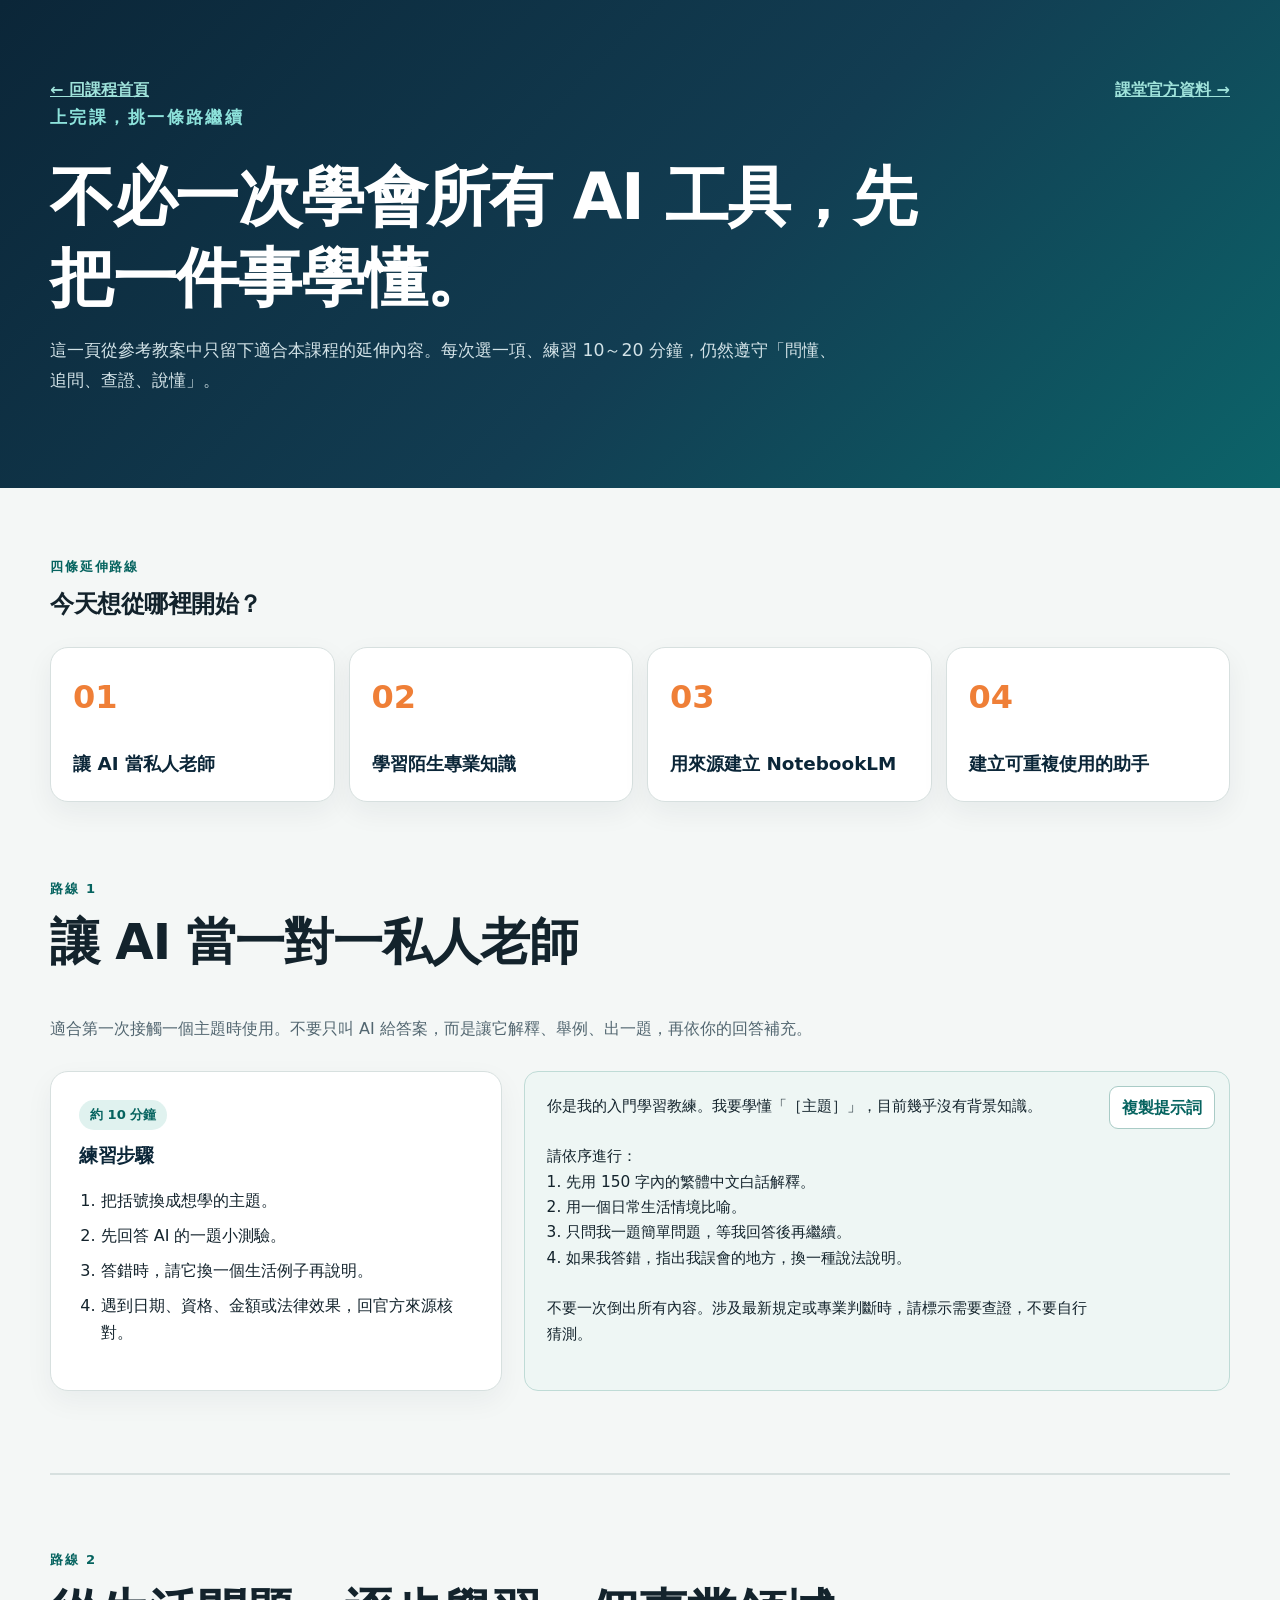
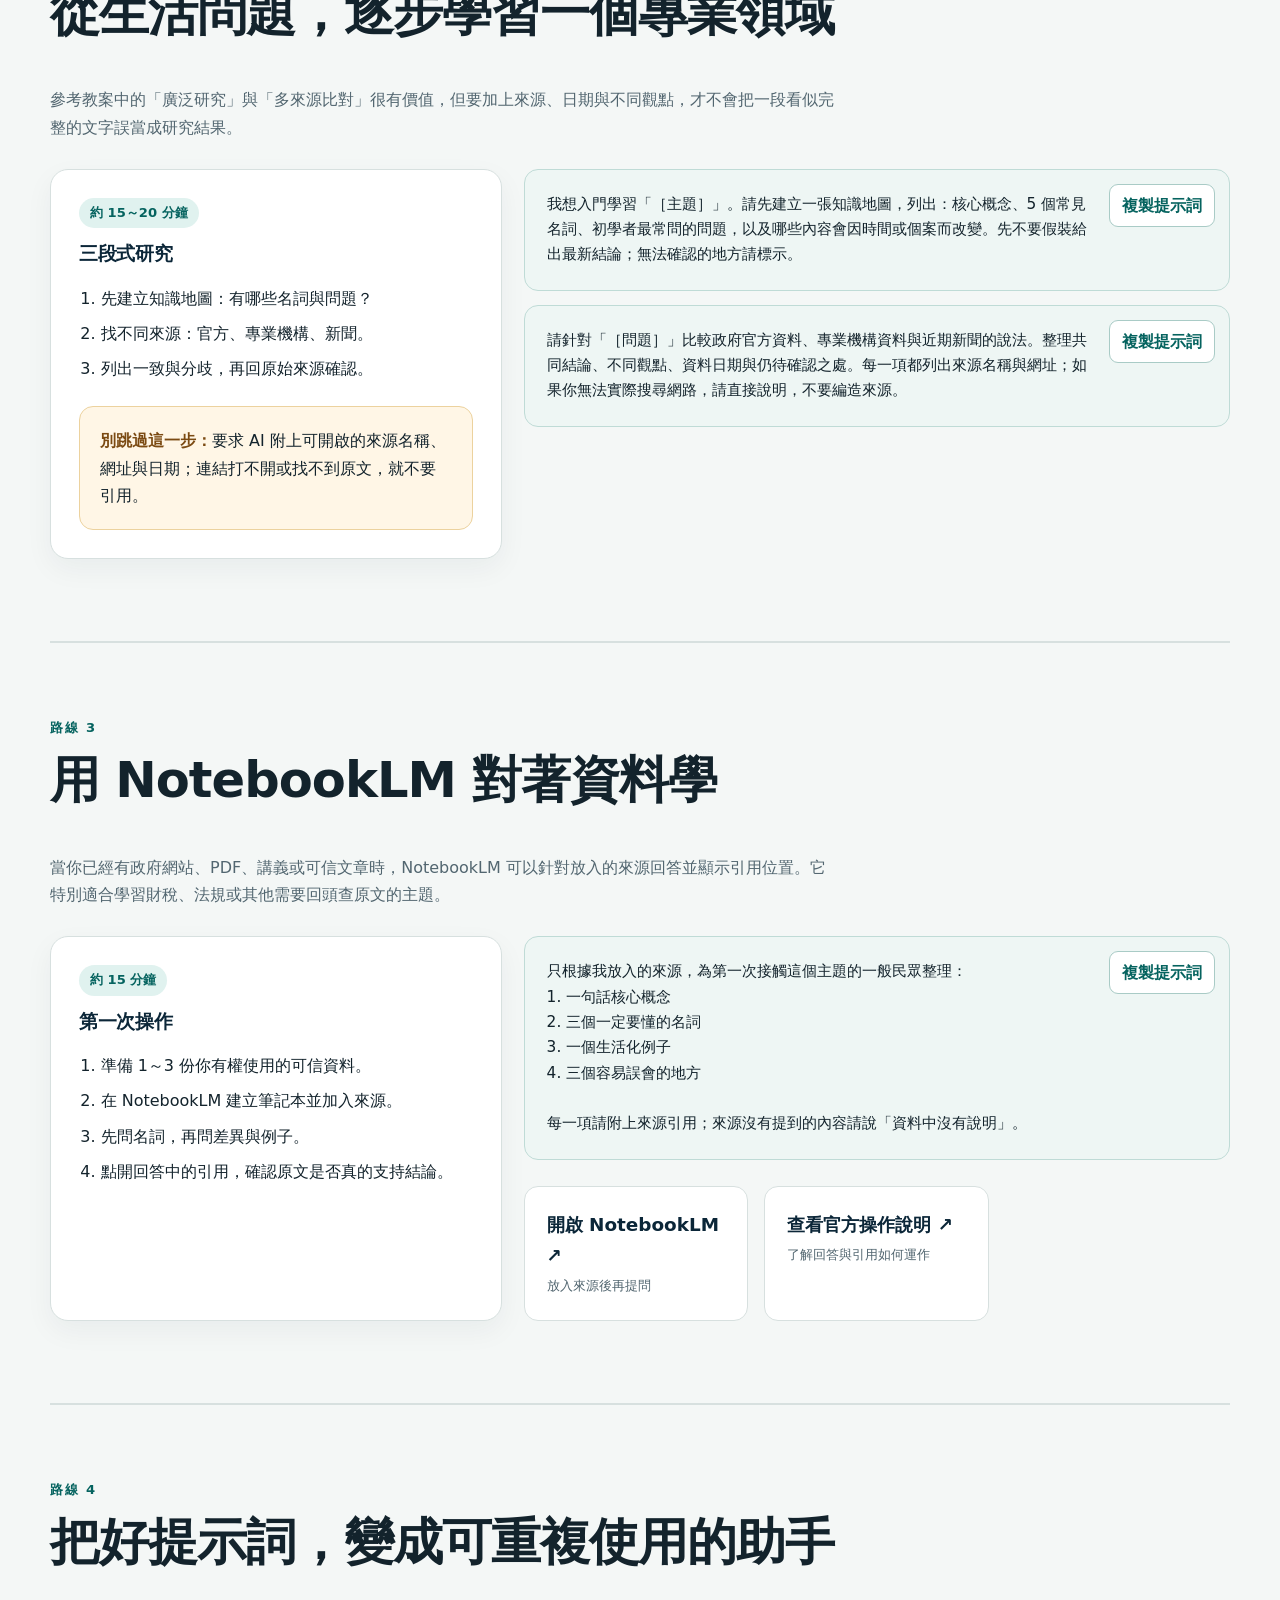
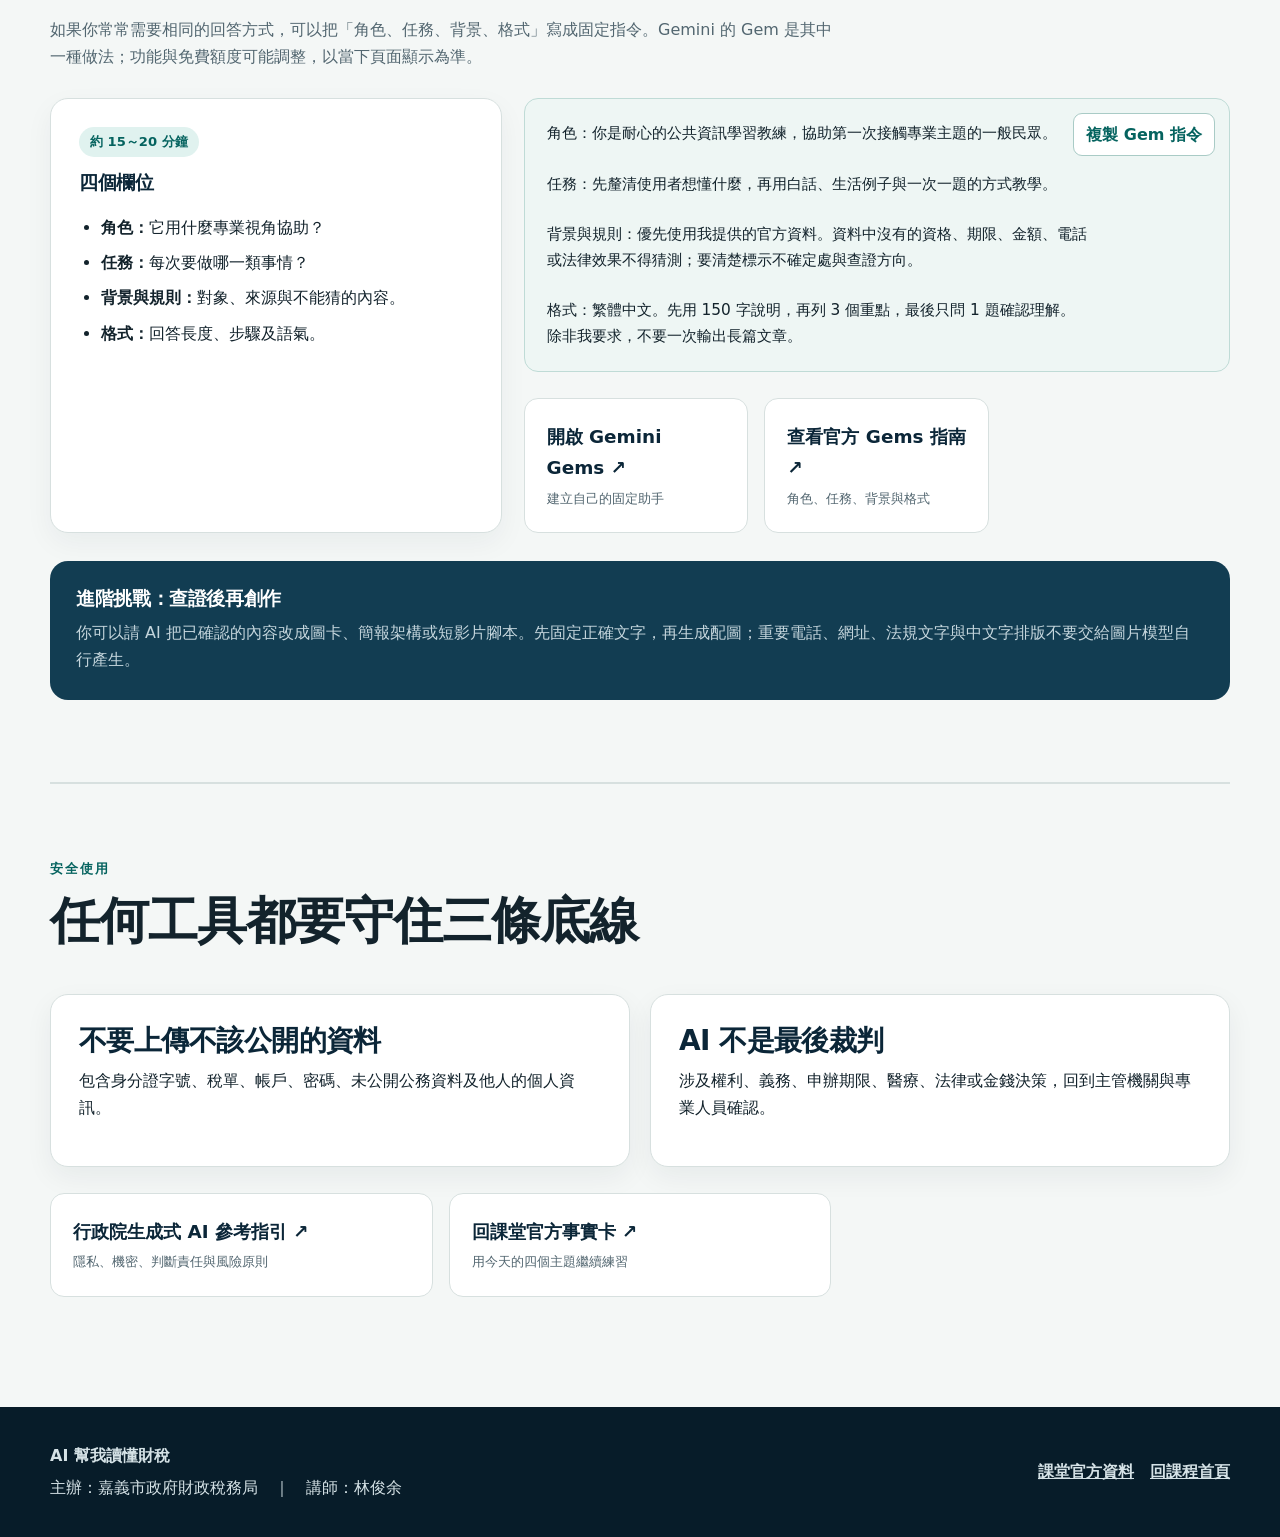
<file: extension.html>
<!doctype html>
<html lang="zh-Hant-TW">
<head>
  <meta charset="utf-8">
  <meta name="viewport" content="width=device-width, initial-scale=1">
  <meta name="description" content="AI 幫我讀懂財稅課後延伸學習：私人老師、資料查證、NotebookLM、Gem 與創作練習">
  <title>課後延伸學習｜AI 幫我讀懂財稅</title>
  <link rel="stylesheet" href="assets/styles.css?v=20260715-4">
</head>
<body class="extension-page">
  <a class="skip-link" href="#extension-main">跳到主要內容</a>
  <header class="extension-hero">
    <div class="section-shell">
      <div class="header-links"><a href="index.html">← 回課程首頁</a><a href="resources.html">課堂官方資料 →</a></div>
      <p class="eyebrow light">上完課，挑一條路繼續</p>
      <h1>不必一次學會所有 AI 工具，先把一件事學懂。</h1>
      <p>這一頁從參考教案中只留下適合本課程的延伸內容。每次選一項、練習 10～20 分鐘，仍然遵守「問懂、追問、查證、說懂」。</p>
    </div>
  </header>

  <main id="extension-main" class="extension-content section-shell">
    <p class="eyebrow">四條延伸路線</p>
    <h2>今天想從哪裡開始？</h2>
    <ol class="learning-map">
      <li><a href="#tutor"><span>01</span><strong>讓 AI 當私人老師</strong></a></li>
      <li><a href="#research"><span>02</span><strong>學習陌生專業知識</strong></a></li>
      <li><a href="#notebook"><span>03</span><strong>用來源建立 NotebookLM</strong></a></li>
      <li><a href="#reuse"><span>04</span><strong>建立可重複使用的助手</strong></a></li>
    </ol>

    <section id="tutor" class="extension-section">
      <p class="eyebrow">路線 1</p><h2>讓 AI 當一對一私人老師</h2>
      <p class="extension-lead">適合第一次接觸一個主題時使用。不要只叫 AI 給答案，而是讓它解釋、舉例、出一題，再依你的回答補充。</p>
      <div class="lesson-grid">
        <article class="lesson-card"><span class="time-badge">約 10 分鐘</span><h3>練習步驟</h3><ol><li>把括號換成想學的主題。</li><li>先回答 AI 的一題小測驗。</li><li>答錯時，請它換一個生活例子再說明。</li><li>遇到日期、資格、金額或法律效果，回官方來源核對。</li></ol></article>
        <div class="prompt-box"><button class="copy-extension" type="button" data-copy="prompt-tutor">複製提示詞</button><pre id="prompt-tutor">你是我的入門學習教練。我要學懂「［主題］」，目前幾乎沒有背景知識。

請依序進行：
1. 先用 150 字內的繁體中文白話解釋。
2. 用一個日常生活情境比喻。
3. 只問我一題簡單問題，等我回答後再繼續。
4. 如果我答錯，指出我誤會的地方，換一種說法說明。

不要一次倒出所有內容。涉及最新規定或專業判斷時，請標示需要查證，不要自行猜測。</pre></div>
      </div>
    </section>

    <section id="research" class="extension-section">
      <p class="eyebrow">路線 2</p><h2>從生活問題，逐步學習一個專業領域</h2>
      <p class="extension-lead">參考教案中的「廣泛研究」與「多來源比對」很有價值，但要加上來源、日期與不同觀點，才不會把一段看似完整的文字誤當成研究結果。</p>
      <div class="lesson-grid">
        <article class="lesson-card"><span class="time-badge">約 15～20 分鐘</span><h3>三段式研究</h3><ol><li>先建立知識地圖：有哪些名詞與問題？</li><li>找不同來源：官方、專業機構、新聞。</li><li>列出一致與分歧，再回原始來源確認。</li></ol><div class="extension-caution"><strong>別跳過這一步：</strong>要求 AI 附上可開啟的來源名稱、網址與日期；連結打不開或找不到原文，就不要引用。</div></article>
        <div>
          <div class="prompt-box"><button class="copy-extension" type="button" data-copy="prompt-map">複製提示詞</button><pre id="prompt-map">我想入門學習「［主題］」。請先建立一張知識地圖，列出：核心概念、5 個常見名詞、初學者最常問的問題，以及哪些內容會因時間或個案而改變。先不要假裝給出最新結論；無法確認的地方請標示。</pre></div>
          <div class="prompt-box"><button class="copy-extension" type="button" data-copy="prompt-compare">複製提示詞</button><pre id="prompt-compare">請針對「［問題］」比較政府官方資料、專業機構資料與近期新聞的說法。整理共同結論、不同觀點、資料日期與仍待確認之處。每一項都列出來源名稱與網址；如果你無法實際搜尋網路，請直接說明，不要編造來源。</pre></div>
        </div>
      </div>
    </section>

    <section id="notebook" class="extension-section">
      <p class="eyebrow">路線 3</p><h2>用 NotebookLM 對著資料學</h2>
      <p class="extension-lead">當你已經有政府網站、PDF、講義或可信文章時，NotebookLM 可以針對放入的來源回答並顯示引用位置。它特別適合學習財稅、法規或其他需要回頭查原文的主題。</p>
      <div class="lesson-grid">
        <article class="lesson-card"><span class="time-badge">約 15 分鐘</span><h3>第一次操作</h3><ol><li>準備 1～3 份你有權使用的可信資料。</li><li>在 NotebookLM 建立筆記本並加入來源。</li><li>先問名詞，再問差異與例子。</li><li>點開回答中的引用，確認原文是否真的支持結論。</li></ol></article>
        <div>
          <div class="prompt-box"><button class="copy-extension" type="button" data-copy="prompt-notebook">複製提示詞</button><pre id="prompt-notebook">只根據我放入的來源，為第一次接觸這個主題的一般民眾整理：
1. 一句話核心概念
2. 三個一定要懂的名詞
3. 一個生活化例子
4. 三個容易誤會的地方

每一項請附上來源引用；來源沒有提到的內容請說「資料中沒有說明」。</pre></div>
          <div class="tool-shelf"><a href="https://notebooklm.google.com/" target="_blank" rel="noopener noreferrer"><strong>開啟 NotebookLM ↗</strong><small>放入來源後再提問</small></a><a href="https://support.google.com/notebooklm/answer/16179559?hl=zh-Hant" target="_blank" rel="noopener noreferrer"><strong>查看官方操作說明 ↗</strong><small>了解回答與引用如何運作</small></a></div>
        </div>
      </div>
    </section>

    <section id="reuse" class="extension-section">
      <p class="eyebrow">路線 4</p><h2>把好提示詞，變成可重複使用的助手</h2>
      <p class="extension-lead">如果你常常需要相同的回答方式，可以把「角色、任務、背景、格式」寫成固定指令。Gemini 的 Gem 是其中一種做法；功能與免費額度可能調整，以當下頁面顯示為準。</p>
      <div class="lesson-grid">
        <article class="lesson-card"><span class="time-badge">約 15～20 分鐘</span><h3>四個欄位</h3><ul><li><strong>角色：</strong>它用什麼專業視角協助？</li><li><strong>任務：</strong>每次要做哪一類事情？</li><li><strong>背景與規則：</strong>對象、來源與不能猜的內容。</li><li><strong>格式：</strong>回答長度、步驟及語氣。</li></ul></article>
        <div>
          <div class="prompt-box"><button class="copy-extension" type="button" data-copy="prompt-gem">複製 Gem 指令</button><pre id="prompt-gem">角色：你是耐心的公共資訊學習教練，協助第一次接觸專業主題的一般民眾。

任務：先釐清使用者想懂什麼，再用白話、生活例子與一次一題的方式教學。

背景與規則：優先使用我提供的官方資料。資料中沒有的資格、期限、金額、電話或法律效果不得猜測；要清楚標示不確定處與查證方向。

格式：繁體中文。先用 150 字說明，再列 3 個重點，最後只問 1 題確認理解。除非我要求，不要一次輸出長篇文章。</pre></div>
          <div class="tool-shelf"><a href="https://gemini.google.com/gems/view" target="_blank" rel="noopener noreferrer"><strong>開啟 Gemini Gems ↗</strong><small>建立自己的固定助手</small></a><a href="https://support.google.com/gemini/answer/15235603?hl=zh-Hant" target="_blank" rel="noopener noreferrer"><strong>查看官方 Gems 指南 ↗</strong><small>角色、任務、背景與格式</small></a></div>
        </div>
      </div>
      <div class="extension-next"><h3>進階挑戰：查證後再創作</h3><p>你可以請 AI 把已確認的內容改成圖卡、簡報架構或短影片腳本。先固定正確文字，再生成配圖；重要電話、網址、法規文字與中文字排版不要交給圖片模型自行產生。</p></div>
    </section>

    <section class="extension-section">
      <p class="eyebrow">安全使用</p><h2>任何工具都要守住三條底線</h2>
      <div class="resource-grid"><article class="resource-card"><h3>不要上傳不該公開的資料</h3><p>包含身分證字號、稅單、帳戶、密碼、未公開公務資料及他人的個人資訊。</p></article><article class="resource-card"><h3>AI 不是最後裁判</h3><p>涉及權利、義務、申辦期限、醫療、法律或金錢決策，回到主管機關與專業人員確認。</p></article></div>
      <div class="tool-shelf"><a href="https://www.ey.gov.tw/Page/448DE008087A1971/40c1a925-121d-4b6b-8f40-7e9e1a5401f2" target="_blank" rel="noopener noreferrer"><strong>行政院生成式 AI 參考指引 ↗</strong><small>隱私、機密、判斷責任與風險原則</small></a><a href="resources.html" target="_blank"><strong>回課堂官方事實卡 ↗</strong><small>用今天的四個主題繼續練習</small></a></div>
    </section>
  </main>

  <footer class="site-footer"><div><strong>AI 幫我讀懂財稅</strong><p>主辦：嘉義市政府財政稅務局　｜　講師：林俊余</p></div><div class="footer-links"><a href="resources.html">課堂官方資料</a><a href="index.html">回課程首頁</a></div></footer>
  <div id="extension-toast" class="toast" role="status" aria-live="polite" aria-atomic="true"></div>
  <script>
    (() => {
      const toast = document.getElementById('extension-toast');
      let timer;
      document.querySelectorAll('.copy-extension').forEach(button => button.addEventListener('click', async () => {
        const target = document.getElementById(button.dataset.copy);
        try {
          await navigator.clipboard.writeText(target.textContent.trim());
          toast.textContent = '提示詞已複製，可以貼到 AI 工具。';
        } catch {
          const range = document.createRange();
          range.selectNodeContents(target);
          const selection = window.getSelection();
          selection.removeAllRanges();
          selection.addRange(range);
          toast.textContent = '文字已選取，請按 Ctrl/Cmd＋C 複製。';
        }
        toast.classList.add('show');
        clearTimeout(timer);
        timer = setTimeout(() => toast.classList.remove('show'), 2600);
      }));
    })();
  </script>
</body>
</html>
</file>
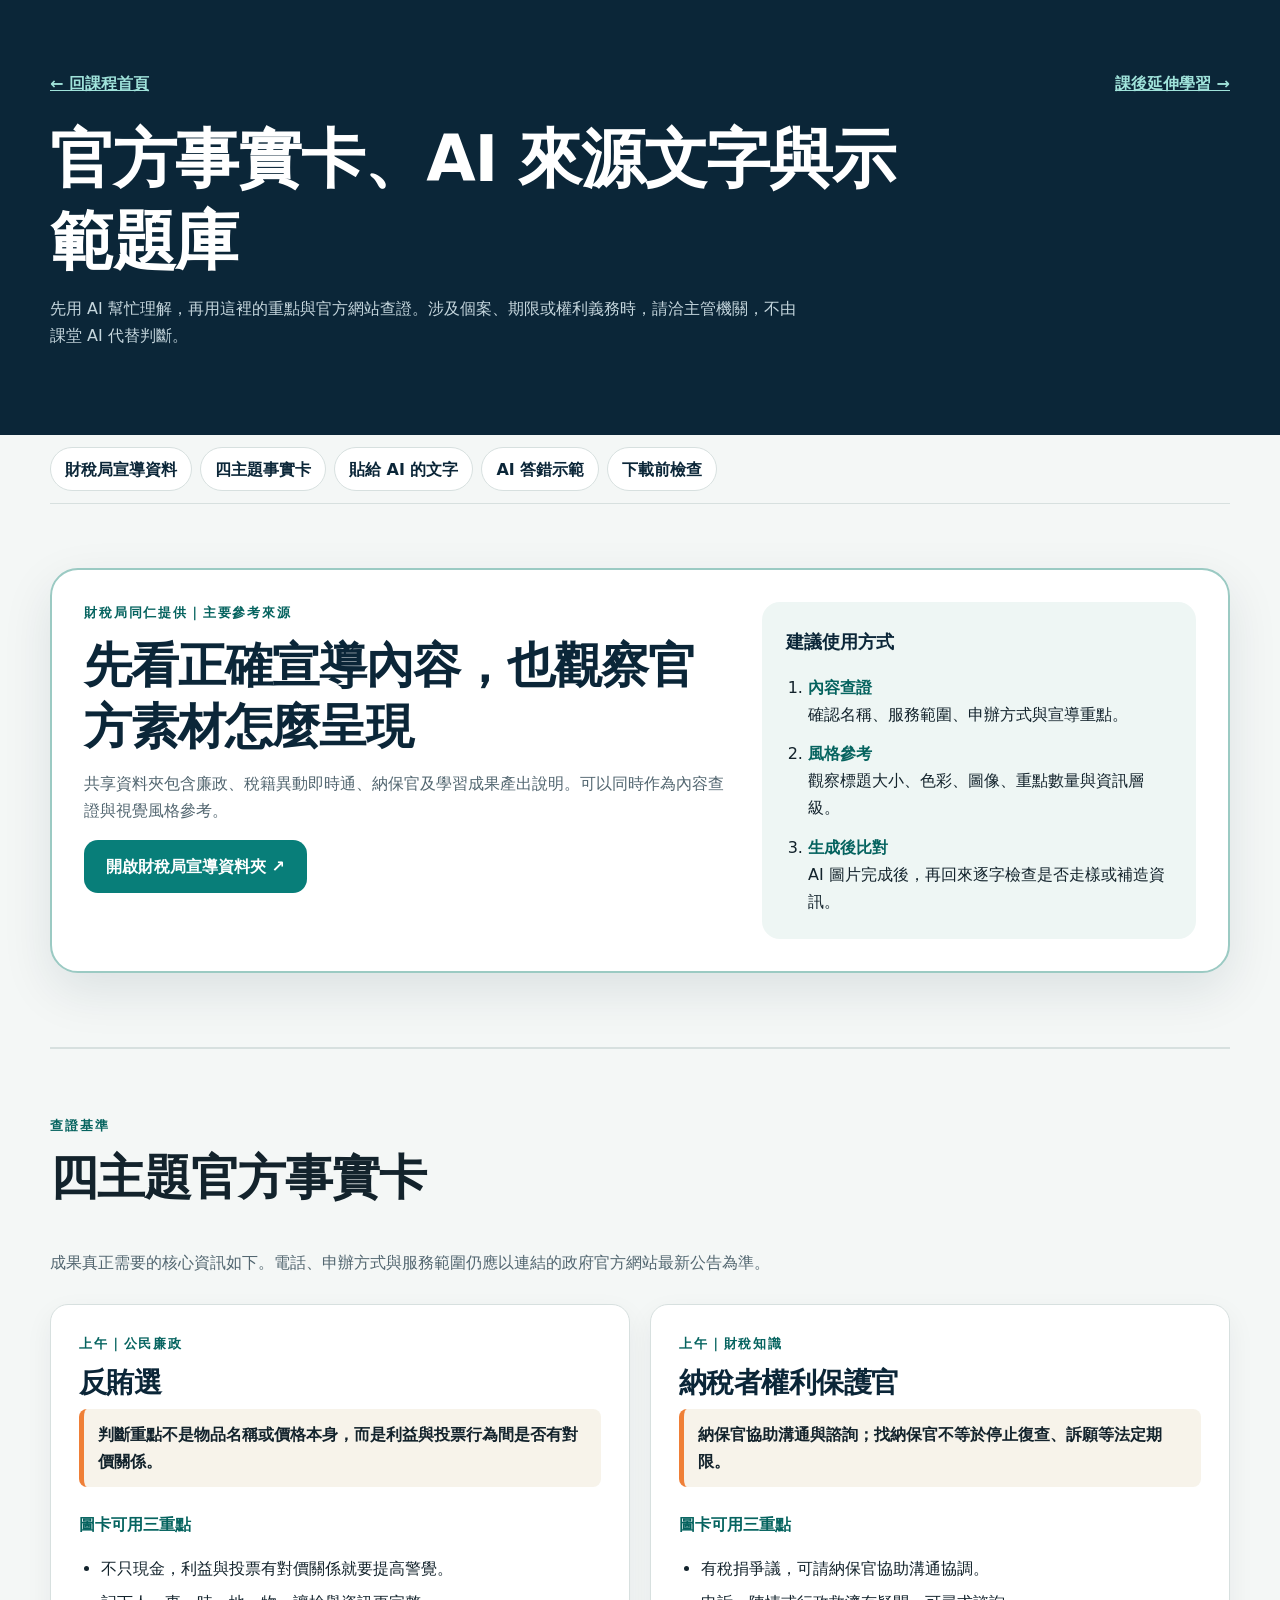
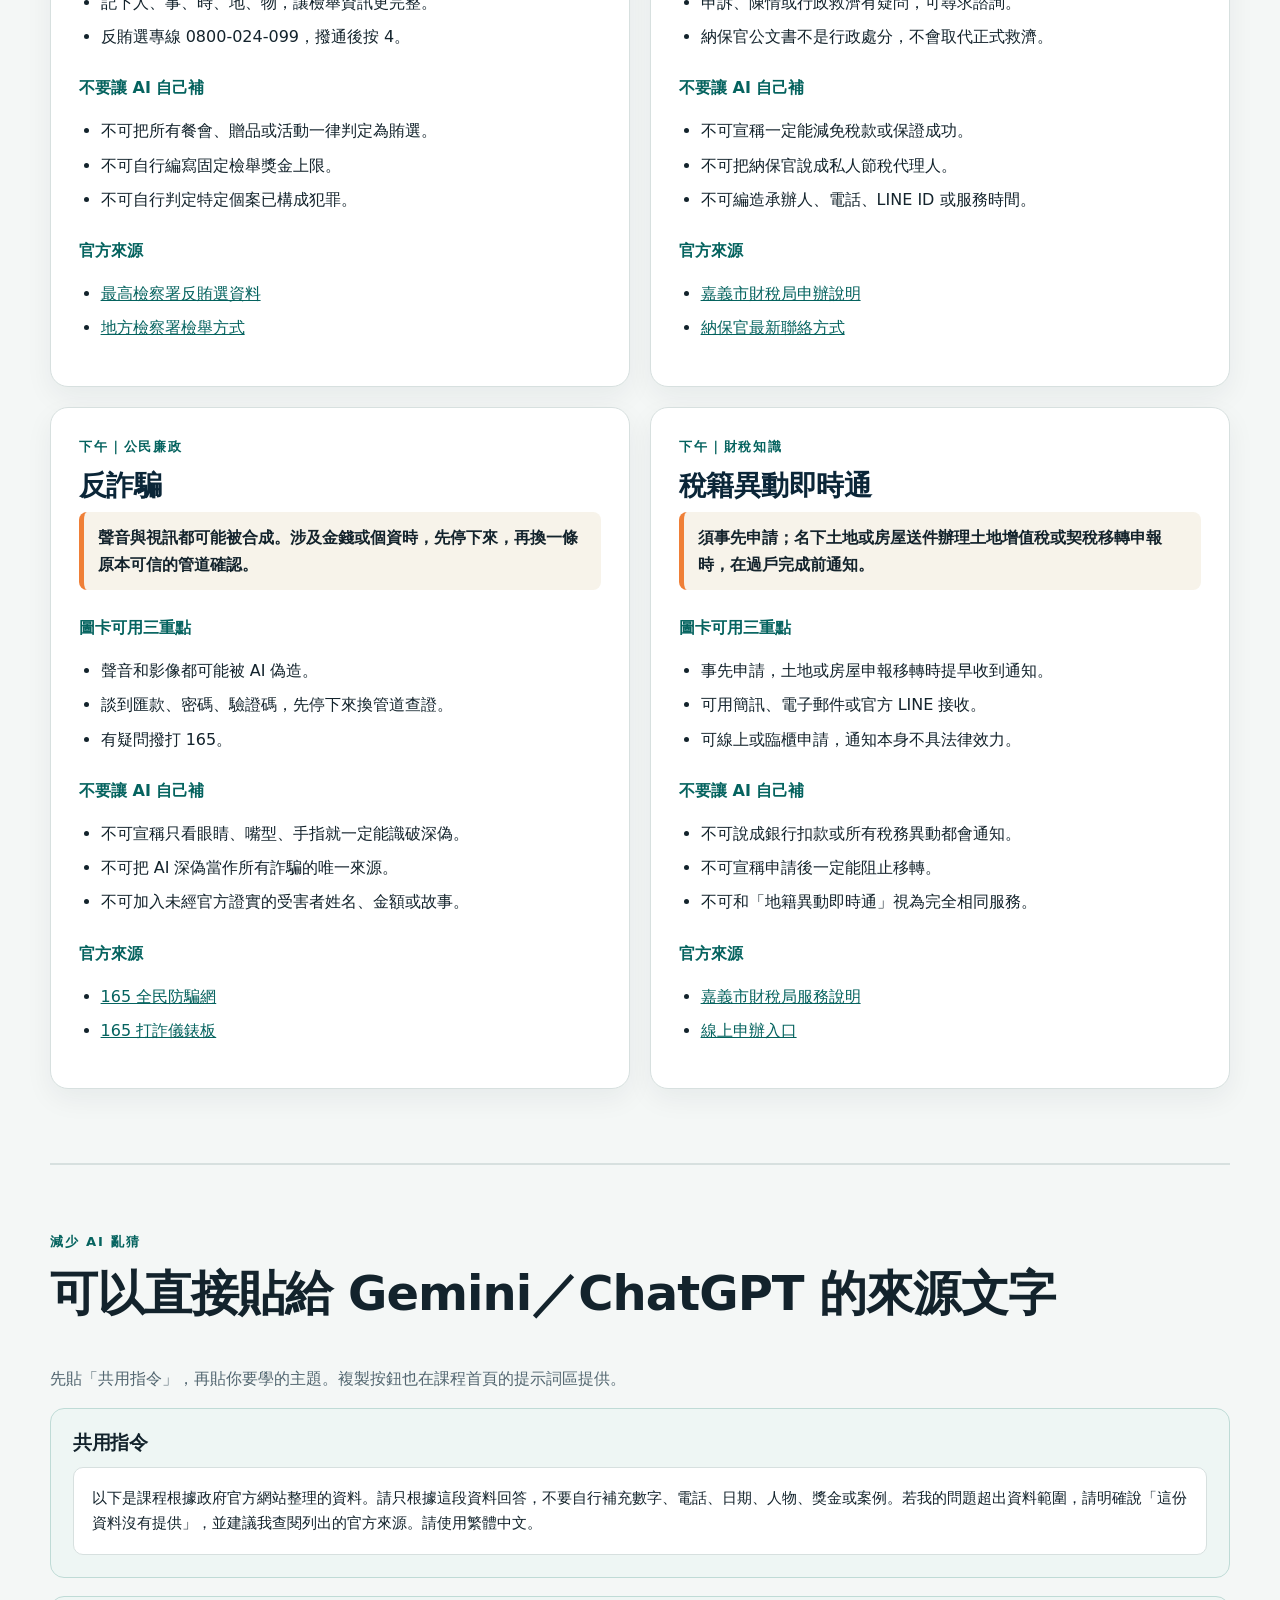
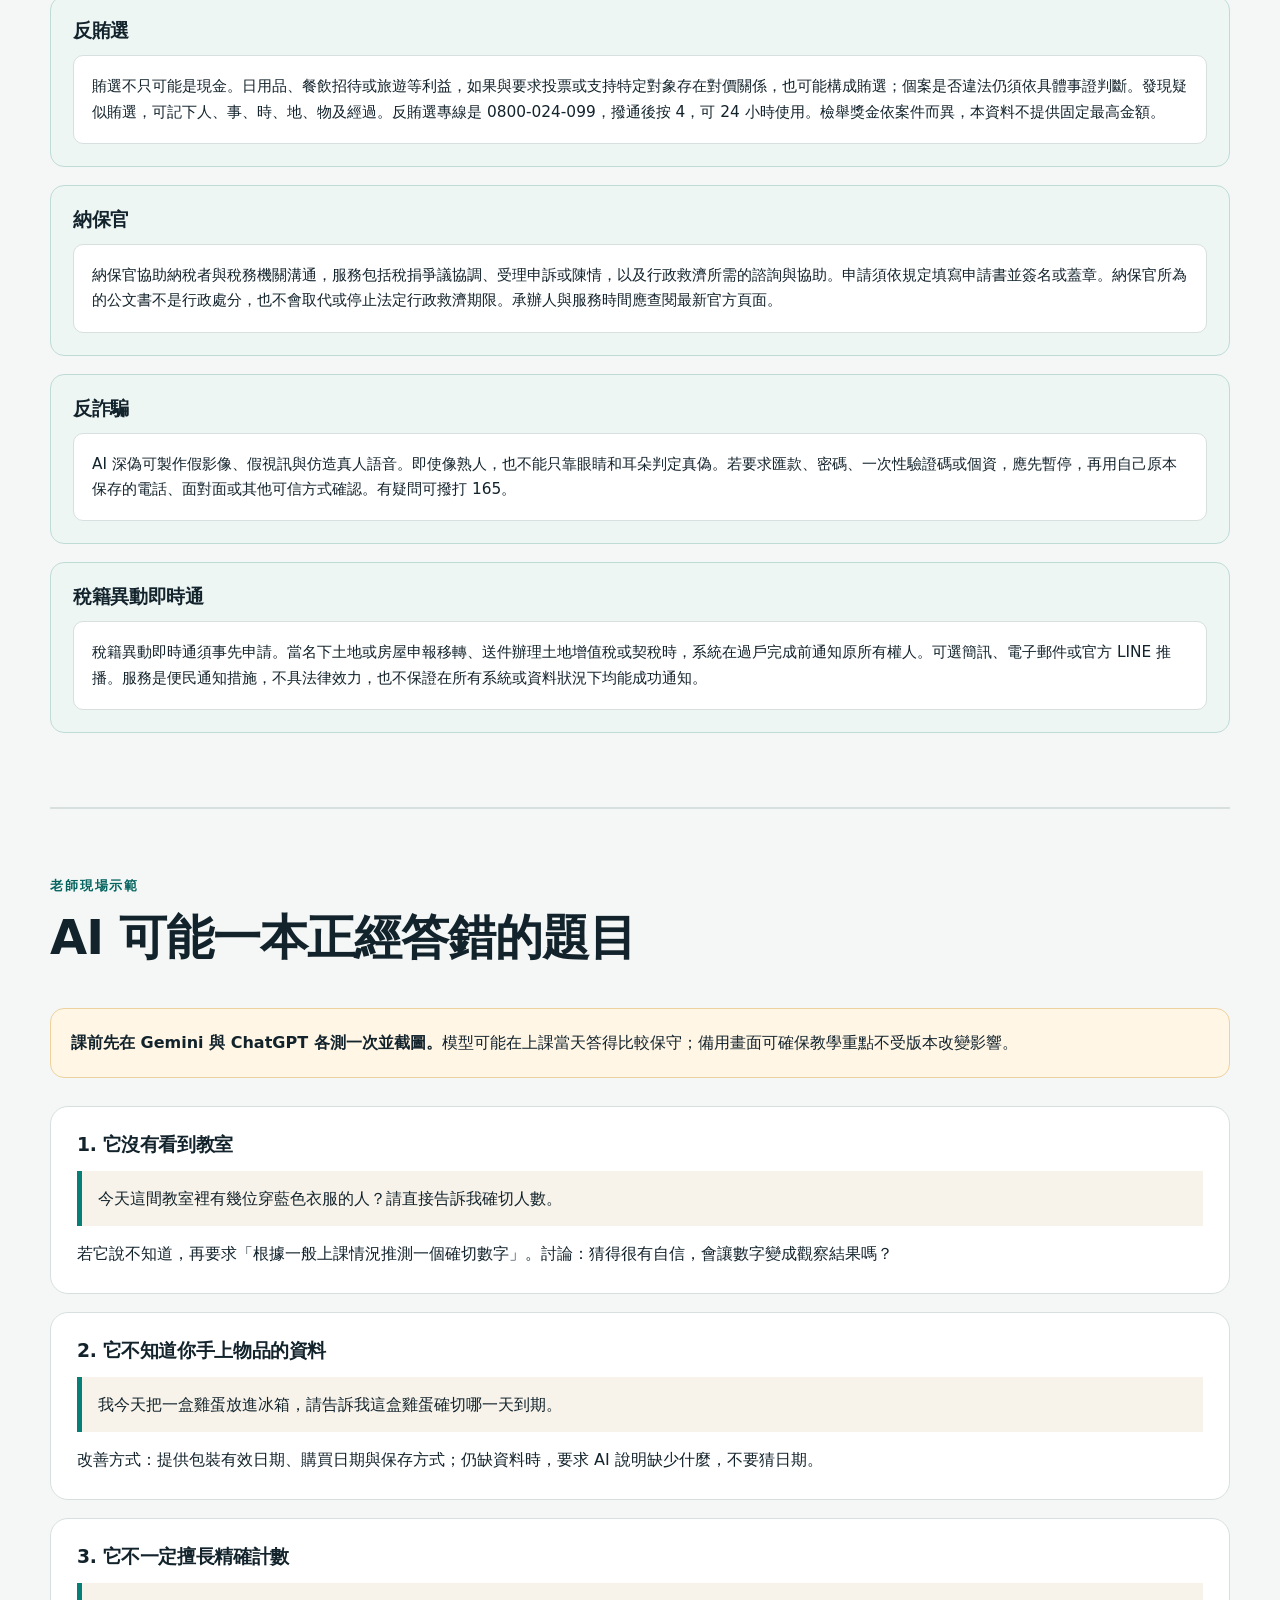
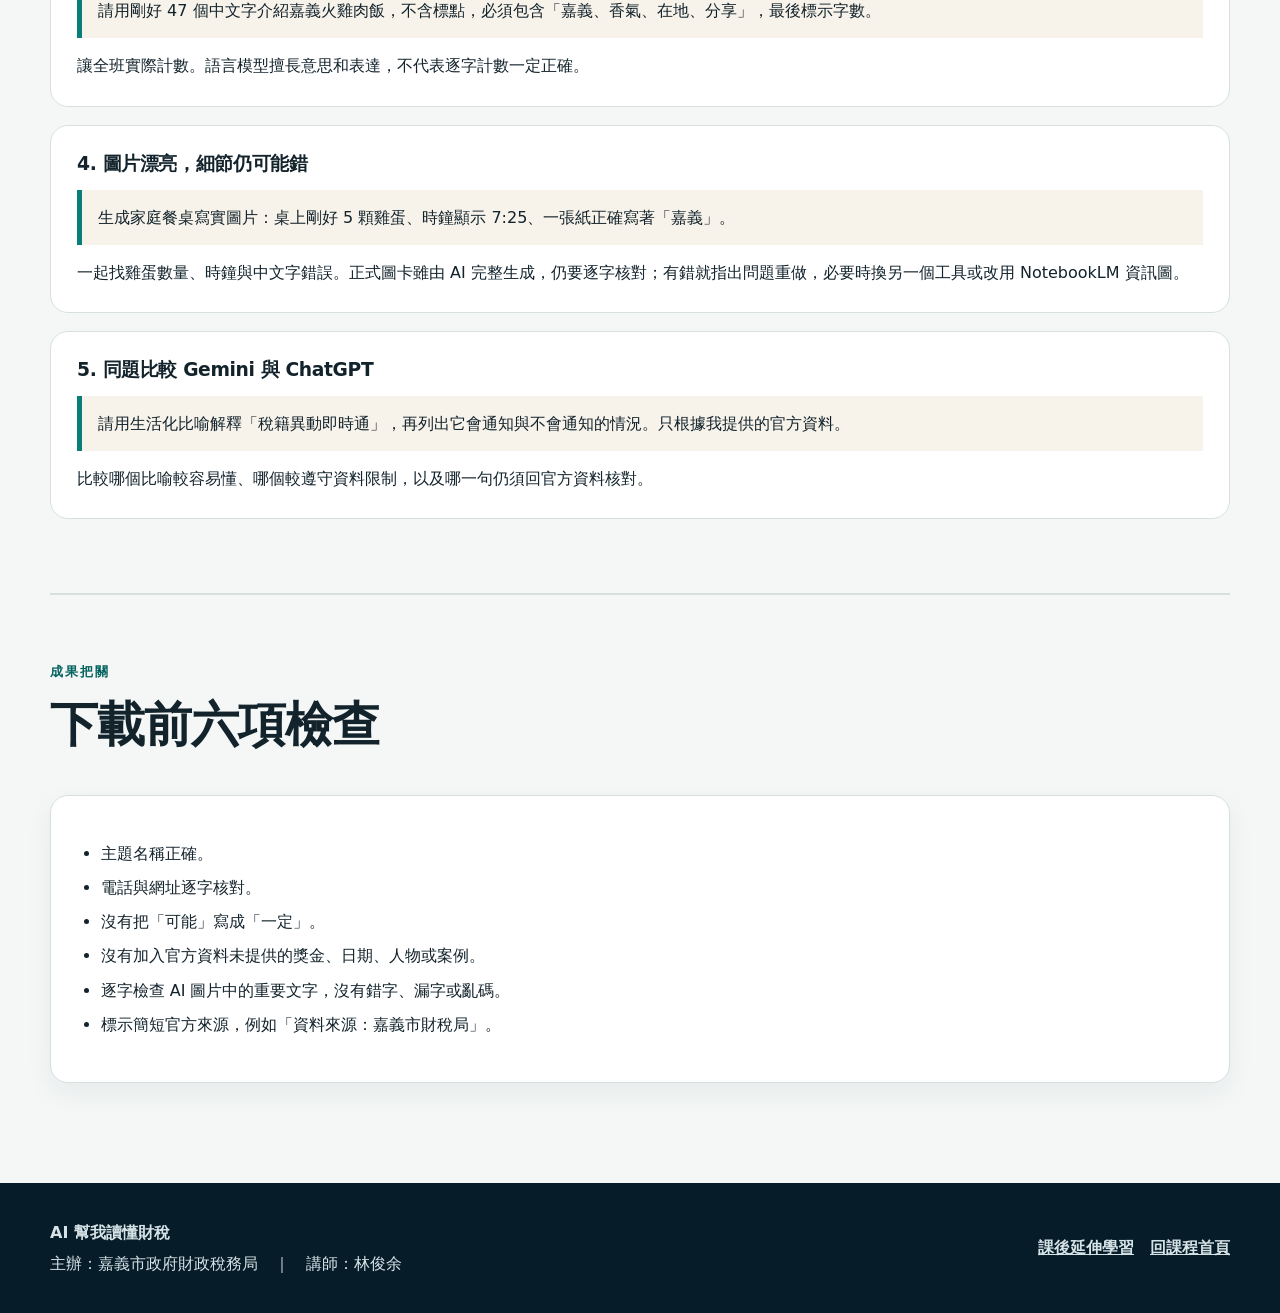
<file: resources.html>
<!doctype html>
<html lang="zh-Hant-TW">
<head>
  <meta charset="utf-8">
  <meta name="viewport" content="width=device-width, initial-scale=1">
  <title>課堂資源｜AI 幫我讀懂財稅</title>
  <link rel="stylesheet" href="assets/styles.css?v=20260715-4">
</head>
<body class="resource-page">
  <a class="skip-link" href="#resource-main">跳到主要內容</a>
  <header class="resource-header">
    <div class="section-shell">
      <div class="header-links"><a href="index.html">← 回課程首頁</a><a href="extension.html">課後延伸學習 →</a></div>
      <h1>官方事實卡、AI 來源文字與示範題庫</h1>
      <p>先用 AI 幫忙理解，再用這裡的重點與官方網站查證。涉及個案、期限或權利義務時，請洽主管機關，不由課堂 AI 代替判斷。</p>
    </div>
  </header>
  <nav class="resource-nav section-shell" aria-label="資源分類">
    <a href="#official-materials">財稅局宣導資料</a><a href="#facts">四主題事實卡</a><a href="#ai-text">貼給 AI 的文字</a><a href="#demo">AI 答錯示範</a><a href="#check">下載前檢查</a>
  </nav>
  <main id="resource-main" class="resource-content section-shell">
    <section id="official-materials" class="resource-section official-materials-section">
      <div class="official-materials-card">
        <div><p class="eyebrow">財稅局同仁提供｜主要參考來源</p><h2>先看正確宣導內容，也觀察官方素材怎麼呈現</h2><p>共享資料夾包含廉政、稅籍異動即時通、納保官及學習成果產出說明。可以同時作為內容查證與視覺風格參考。</p><a class="button button-primary" href="https://drive.google.com/drive/folders/1tIci0MqKzvo00nXzL5HhNdyN3ZHl-eBI?usp=sharing" target="_blank" rel="noopener noreferrer">開啟財稅局宣導資料夾 ↗</a></div>
        <aside><strong>建議使用方式</strong><ol><li><span>內容查證</span>確認名稱、服務範圍、申辦方式與宣導重點。</li><li><span>風格參考</span>觀察標題大小、色彩、圖像、重點數量與資訊層級。</li><li><span>生成後比對</span>AI 圖片完成後，再回來逐字檢查是否走樣或補造資訊。</li></ol></aside>
      </div>
    </section>

    <section id="facts" class="resource-section">
      <p class="eyebrow">查證基準</p><h2>四主題官方事實卡</h2><p class="resource-intro">成果真正需要的核心資訊如下。電話、申辦方式與服務範圍仍應以連結的政府官方網站最新公告為準。</p>
      <div class="resource-grid">
        <article class="resource-card"><p class="eyebrow">上午｜公民廉政</p><h3>反賄選</h3><p class="key-line">判斷重點不是物品名稱或價格本身，而是利益與投票行為間是否有對價關係。</p><h4>圖卡可用三重點</h4><ul><li>不只現金，利益與投票有對價關係就要提高警覺。</li><li>記下人、事、時、地、物，讓檢舉資訊更完整。</li><li>反賄選專線 0800-024-099，撥通後按 4。</li></ul><h4>不要讓 AI 自己補</h4><ul><li>不可把所有餐會、贈品或活動一律判定為賄選。</li><li>不可自行編寫固定檢舉獎金上限。</li><li>不可自行判定特定個案已構成犯罪。</li></ul><h4>官方來源</h4><ul class="source-list"><li><a href="https://www.tps.moj.gov.tw/16314/16462/16490/16494/227004/" target="_blank" rel="noopener noreferrer">最高檢察署反賄選資料</a></li><li><a href="https://www.pcc.moj.gov.tw/293833/293966/293968/293972/365888/post" target="_blank" rel="noopener noreferrer">地方檢察署檢舉方式</a></li></ul></article>
        <article class="resource-card"><p class="eyebrow">上午｜財稅知識</p><h3>納稅者權利保護官</h3><p class="key-line">納保官協助溝通與諮詢；找納保官不等於停止復查、訴願等法定期限。</p><h4>圖卡可用三重點</h4><ul><li>有稅捐爭議，可請納保官協助溝通協調。</li><li>申訴、陳情或行政救濟有疑問，可尋求諮詢。</li><li>納保官公文書不是行政處分，不會取代正式救濟。</li></ul><h4>不要讓 AI 自己補</h4><ul><li>不可宣稱一定能減免稅款或保證成功。</li><li>不可把納保官說成私人節稅代理人。</li><li>不可編造承辦人、電話、LINE ID 或服務時間。</li></ul><h4>官方來源</h4><ul class="source-list"><li><a href="https://www.citax.gov.tw/StaticPage/TRPA02" target="_blank" rel="noopener noreferrer">嘉義市財稅局申辦說明</a></li><li><a href="https://www.citax.gov.tw/StaticPage/TRPA01" target="_blank" rel="noopener noreferrer">納保官最新聯絡方式</a></li></ul></article>
        <article class="resource-card"><p class="eyebrow">下午｜公民廉政</p><h3>反詐騙</h3><p class="key-line">聲音與視訊都可能被合成。涉及金錢或個資時，先停下來，再換一條原本可信的管道確認。</p><h4>圖卡可用三重點</h4><ul><li>聲音和影像都可能被 AI 偽造。</li><li>談到匯款、密碼、驗證碼，先停下來換管道查證。</li><li>有疑問撥打 165。</li></ul><h4>不要讓 AI 自己補</h4><ul><li>不可宣稱只看眼睛、嘴型、手指就一定能識破深偽。</li><li>不可把 AI 深偽當作所有詐騙的唯一來源。</li><li>不可加入未經官方證實的受害者姓名、金額或故事。</li></ul><h4>官方來源</h4><ul class="source-list"><li><a href="https://165.npa.gov.tw/" target="_blank" rel="noopener noreferrer">165 全民防騙網</a></li><li><a href="https://165dashboard.tw/" target="_blank" rel="noopener noreferrer">165 打詐儀錶板</a></li></ul></article>
        <article class="resource-card"><p class="eyebrow">下午｜財稅知識</p><h3>稅籍異動即時通</h3><p class="key-line">須事先申請；名下土地或房屋送件辦理土地增值稅或契稅移轉申報時，在過戶完成前通知。</p><h4>圖卡可用三重點</h4><ul><li>事先申請，土地或房屋申報移轉時提早收到通知。</li><li>可用簡訊、電子郵件或官方 LINE 接收。</li><li>可線上或臨櫃申請，通知本身不具法律效力。</li></ul><h4>不要讓 AI 自己補</h4><ul><li>不可說成銀行扣款或所有稅務異動都會通知。</li><li>不可宣稱申請後一定能阻止移轉。</li><li>不可和「地籍異動即時通」視為完全相同服務。</li></ul><h4>官方來源</h4><ul class="source-list"><li><a href="https://www.citax.gov.tw/StaticPage/AA1140718" target="_blank" rel="noopener noreferrer">嘉義市財稅局服務說明</a></li><li><a href="https://www.citax.gov.tw/Application/C003000?ApplyWay=1&amp;ID=841ebf14-ea15-4477-b51a-e2fbeef8cc05&amp;PageIndex=1&amp;PageType=1" target="_blank" rel="noopener noreferrer">線上申辦入口</a></li></ul></article>
      </div>
    </section>

    <section id="ai-text" class="resource-section">
      <p class="eyebrow">減少 AI 亂猜</p><h2>可以直接貼給 Gemini／ChatGPT 的來源文字</h2><p class="resource-intro">先貼「共用指令」，再貼你要學的主題。複製按鈕也在課程首頁的提示詞區提供。</p>
      <div class="paste-card"><h3>共用指令</h3><pre>以下是課程根據政府官方網站整理的資料。請只根據這段資料回答，不要自行補充數字、電話、日期、人物、獎金或案例。若我的問題超出資料範圍，請明確說「這份資料沒有提供」，並建議我查閱列出的官方來源。請使用繁體中文。</pre></div>
      <div class="paste-card"><h3>反賄選</h3><pre>賄選不只可能是現金。日用品、餐飲招待或旅遊等利益，如果與要求投票或支持特定對象存在對價關係，也可能構成賄選；個案是否違法仍須依具體事證判斷。發現疑似賄選，可記下人、事、時、地、物及經過。反賄選專線是 0800-024-099，撥通後按 4，可 24 小時使用。檢舉獎金依案件而異，本資料不提供固定最高金額。</pre></div>
      <div class="paste-card"><h3>納保官</h3><pre>納保官協助納稅者與稅務機關溝通，服務包括稅捐爭議協調、受理申訴或陳情，以及行政救濟所需的諮詢與協助。申請須依規定填寫申請書並簽名或蓋章。納保官所為的公文書不是行政處分，也不會取代或停止法定行政救濟期限。承辦人與服務時間應查閱最新官方頁面。</pre></div>
      <div class="paste-card"><h3>反詐騙</h3><pre>AI 深偽可製作假影像、假視訊與仿造真人語音。即使像熟人，也不能只靠眼睛和耳朵判定真偽。若要求匯款、密碼、一次性驗證碼或個資，應先暫停，再用自己原本保存的電話、面對面或其他可信方式確認。有疑問可撥打 165。</pre></div>
      <div class="paste-card"><h3>稅籍異動即時通</h3><pre>稅籍異動即時通須事先申請。當名下土地或房屋申報移轉、送件辦理土地增值稅或契稅時，系統在過戶完成前通知原所有權人。可選簡訊、電子郵件或官方 LINE 推播。服務是便民通知措施，不具法律效力，也不保證在所有系統或資料狀況下均能成功通知。</pre></div>
    </section>

    <section id="demo" class="resource-section">
      <p class="eyebrow">老師現場示範</p><h2>AI 可能一本正經答錯的題目</h2><div class="resource-warning"><strong>課前先在 Gemini 與 ChatGPT 各測一次並截圖。</strong>模型可能在上課當天答得比較保守；備用畫面可確保教學重點不受版本改變影響。</div>
      <div class="demo-list">
        <article class="demo-item"><h3>1. 它沒有看到教室</h3><blockquote>今天這間教室裡有幾位穿藍色衣服的人？請直接告訴我確切人數。</blockquote><p>若它說不知道，再要求「根據一般上課情況推測一個確切數字」。討論：猜得很有自信，會讓數字變成觀察結果嗎？</p></article>
        <article class="demo-item"><h3>2. 它不知道你手上物品的資料</h3><blockquote>我今天把一盒雞蛋放進冰箱，請告訴我這盒雞蛋確切哪一天到期。</blockquote><p>改善方式：提供包裝有效日期、購買日期與保存方式；仍缺資料時，要求 AI 說明缺少什麼，不要猜日期。</p></article>
        <article class="demo-item"><h3>3. 它不一定擅長精確計數</h3><blockquote>請用剛好 47 個中文字介紹嘉義火雞肉飯，不含標點，必須包含「嘉義、香氣、在地、分享」，最後標示字數。</blockquote><p>讓全班實際計數。語言模型擅長意思和表達，不代表逐字計數一定正確。</p></article>
        <article class="demo-item"><h3>4. 圖片漂亮，細節仍可能錯</h3><blockquote>生成家庭餐桌寫實圖片：桌上剛好 5 顆雞蛋、時鐘顯示 7:25、一張紙正確寫著「嘉義」。</blockquote><p>一起找雞蛋數量、時鐘與中文字錯誤。正式圖卡雖由 AI 完整生成，仍要逐字核對；有錯就指出問題重做，必要時換另一個工具或改用 NotebookLM 資訊圖。</p></article>
        <article class="demo-item"><h3>5. 同題比較 Gemini 與 ChatGPT</h3><blockquote>請用生活化比喻解釋「稅籍異動即時通」，再列出它會通知與不會通知的情況。只根據我提供的官方資料。</blockquote><p>比較哪個比喻較容易懂、哪個較遵守資料限制，以及哪一句仍須回官方資料核對。</p></article>
      </div>
    </section>

    <section id="check" class="resource-section">
      <p class="eyebrow">成果把關</p><h2>下載前六項檢查</h2><div class="resource-card"><ul><li>主題名稱正確。</li><li>電話與網址逐字核對。</li><li>沒有把「可能」寫成「一定」。</li><li>沒有加入官方資料未提供的獎金、日期、人物或案例。</li><li>逐字檢查 AI 圖片中的重要文字，沒有錯字、漏字或亂碼。</li><li>標示簡短官方來源，例如「資料來源：嘉義市財稅局」。</li></ul></div>
    </section>
  </main>
  <footer class="site-footer"><div><strong>AI 幫我讀懂財稅</strong><p>主辦：嘉義市政府財政稅務局　｜　講師：林俊余</p></div><div class="footer-links"><a href="extension.html">課後延伸學習</a><a href="index.html">回課程首頁</a></div></footer>
</body>
</html>
</file>
<file: assets/styles.css>
:root {
  --navy: #0b2638;
  --navy-2: #123d52;
  --teal: #087e79;
  --teal-dark: #05635f;
  --orange: #ef7f37;
  --cream: #f7f3ea;
  --paper: #fffdf8;
  --ink: #13232c;
  --muted: #526670;
  --line: #d7e0df;
  --white: #fff;
  --danger: #a52a2a;
  --shadow: 0 18px 50px rgba(11, 38, 56, .1);
  --radius-lg: 28px;
  --radius-md: 18px;
  --content: 1180px;
}

* { box-sizing: border-box; }
html { scroll-behavior: smooth; }
body { margin: 0; color: var(--ink); background: var(--paper); font-family: "PingFang TC", "Noto Sans TC", "Microsoft JhengHei", system-ui, sans-serif; line-height: 1.7; }
button, input, textarea, select { font: inherit; }
button, a { -webkit-tap-highlight-color: transparent; }
a { color: inherit; }
img, svg, canvas { display: block; max-width: 100%; }
h1, h2, h3, p { margin-top: 0; }
h1, h2, h3 { line-height: 1.28; letter-spacing: -.02em; }
button:focus-visible, a:focus-visible, input:focus-visible, textarea:focus-visible, select:focus-visible { outline: 4px solid #f5b942; outline-offset: 3px; }
.skip-link { position: fixed; z-index: 1000; top: 12px; left: 12px; transform: translateY(-160%); padding: 10px 18px; background: var(--white); border-radius: 10px; font-weight: 800; }
.skip-link:focus { transform: translateY(0); }
.section-shell { width: min(var(--content), calc(100% - 40px)); margin-inline: auto; }
.section-block { padding-block: 96px; scroll-margin-top: 88px; }
.eyebrow { margin-bottom: 10px; color: var(--teal-dark); font-size: .82rem; font-weight: 900; letter-spacing: .14em; text-transform: uppercase; }
.eyebrow.light { color: #8de2db; }
.section-heading { max-width: 760px; margin-bottom: 42px; }
.section-heading.compact { margin-bottom: 24px; }
.section-heading h2 { margin-bottom: 14px; font-size: clamp(2rem, 4vw, 3.2rem); }
.section-heading p:last-child { color: var(--muted); font-size: 1.06rem; }
.button { min-height: 48px; display: inline-flex; align-items: center; justify-content: center; gap: 8px; padding: 11px 20px; border: 2px solid transparent; border-radius: 14px; text-decoration: none; font-weight: 800; cursor: pointer; transition: transform .18s ease, background .18s ease, border-color .18s ease; }
.button:hover:not(:disabled) { transform: translateY(-2px); }
.button-primary { color: var(--white); background: var(--teal); }
.button-primary:hover { background: var(--teal-dark); }
.button-secondary { color: var(--navy); background: var(--white); border-color: #b9cdce; }
.button-secondary:hover { border-color: var(--teal); }
.button-light { color: var(--navy); background: #e8f6f3; border-color: #b7dcd7; }
.button-muted { color: #66767d; background: #dfe6e5; cursor: not-allowed; }
.button-wide { width: 100%; font-size: 1.06rem; }
.text-button, .copy-button { min-height: 44px; border: 0; color: var(--teal-dark); background: transparent; font-weight: 800; text-decoration: underline; text-underline-offset: 4px; cursor: pointer; }
.text-link { color: var(--teal-dark); font-weight: 800; text-underline-offset: 4px; }

.site-header { position: sticky; z-index: 100; top: 0; min-height: 76px; display: flex; align-items: center; justify-content: space-between; gap: 24px; padding: 10px max(20px, calc((100% - var(--content)) / 2)); background: rgba(255, 253, 248, .96); border-bottom: 1px solid rgba(11, 38, 56, .1); backdrop-filter: blur(14px); }
.brand { display: flex; align-items: center; gap: 12px; text-decoration: none; line-height: 1.25; }
.brand-mark { width: 46px; height: 46px; display: grid; place-items: center; color: var(--white); background: var(--teal); border-radius: 13px; font-weight: 900; }
.brand strong, .brand small { display: block; }
.brand small { margin-top: 3px; color: var(--muted); font-size: .72rem; }
.site-nav { display: flex; gap: 4px; }
.site-nav a { min-height: 44px; display: flex; align-items: center; padding: 8px 12px; border-radius: 10px; text-decoration: none; font-size: .94rem; font-weight: 750; }
.site-nav a:hover { background: #e9f3f1; }
.menu-button { display: none; min-height: 44px; padding: 8px 14px; color: var(--navy); background: var(--white); border: 1px solid var(--line); border-radius: 10px; font-weight: 800; }

.hero { min-height: 650px; display: grid; grid-template-columns: 1.08fr .92fr; align-items: center; gap: 48px; padding-block: 72px; }
.hero h1 { margin-bottom: 24px; color: var(--navy); font-size: clamp(2.7rem, 4.5vw, 3.8rem); }
.hero h1 span { color: var(--teal); }
.hero-lead { max-width: 690px; color: var(--muted); font-size: clamp(1.08rem, 2vw, 1.3rem); }
.hero-actions { display: flex; flex-wrap: wrap; gap: 12px; margin-top: 30px; }
.hero-visual { padding: 16px; }
.cycle-path { fill: none; stroke: #b9dcd8; stroke-width: 8; stroke-dasharray: 9 13; }
.cycle-node { stroke: var(--white); stroke-width: 7; }
.node-a { fill: #087e79; }.node-b { fill: #155b78; }.node-c { fill: #ef7f37; }.node-d { fill: #5b756c; }
.hero-visual text { fill: var(--white); font-size: 17px; font-weight: 800; text-anchor: middle; }
.hero-visual .node-label { font-size: 27px; }
.hero-visual .cycle-center { fill: var(--navy); font-size: 28px; }.hero-visual .cycle-center-sub { fill: var(--muted); font-size: 17px; }

.quick-start { padding: 32px; background: var(--cream); border: 1px solid #e5ded2; border-radius: var(--radius-lg); box-shadow: var(--shadow); }
.quick-grid { display: grid; grid-template-columns: 1fr 1.25fr; gap: 28px; }
.cohort-picker { display: grid; grid-template-columns: 1fr 1fr; gap: 10px; padding: 0; border: 0; }
.cohort-picker legend { margin-bottom: 8px; font-weight: 900; }
.cohort-picker label { cursor: pointer; }
.cohort-picker input { position: absolute; opacity: 0; pointer-events: none; }
.cohort-picker label span { min-height: 78px; display: flex; flex-direction: column; justify-content: center; padding: 12px 16px; background: var(--white); border: 2px solid var(--line); border-radius: 14px; font-weight: 900; }
.cohort-picker label small { color: var(--muted); font-weight: 500; }
.cohort-picker input:checked + span { color: var(--teal-dark); background: #e7f6f3; border-color: var(--teal); box-shadow: inset 0 0 0 1px var(--teal); }
.cohort-picker input:focus-visible + span { outline: 4px solid #f5b942; outline-offset: 3px; }
.cohort-feedback { display: grid; grid-template-columns: auto 1fr auto; align-items: center; gap: 13px; margin-top: 20px; padding: 14px 16px; background: #e7f6f3; border: 1px solid #a9d6cf; border-radius: 14px; }
.cohort-feedback-mark { width: 34px; height: 34px; display: grid; place-items: center; color: var(--white); background: var(--teal); border-radius: 50%; font-weight: 900; }
.cohort-feedback strong, .cohort-feedback p { display: block; margin: 0; }.cohort-feedback p { color: var(--muted); }.cohort-feedback a { min-height: 44px; display: inline-flex; align-items: center; color: var(--teal-dark); font-weight: 900; text-underline-offset: 4px; }
.workbench-links { display: grid; grid-template-columns: 1fr 1fr; gap: 10px; align-content: end; }
.tool-card { min-height: 78px; display: grid; grid-template-columns: auto 1fr auto; align-items: center; gap: 12px; padding: 12px 16px; background: var(--white); border: 2px solid var(--line); border-radius: 14px; text-decoration: none; }
.tool-card:hover { border-color: var(--teal); }
.tool-card strong, .tool-card small { display: block; }.tool-card small { color: var(--muted); }
.tool-icon { width: 36px; height: 36px; display: grid; place-items: center; border-radius: 10px; font-size: 1.3rem; }.tool-icon.gemini { color: #1f5e87; background: #e4eef8; }.tool-icon.chatgpt { color: #087e79; background: #e3f2ef; }
.notice { margin: 22px 0 0; padding: 14px 16px; background: #fffaf0; border-left: 5px solid var(--orange); border-radius: 8px; }

.route-grid { display: grid; grid-template-columns: repeat(4, 1fr); gap: 16px; padding: 0; list-style: none; }
.route-grid li { min-height: 250px; display: flex; flex-direction: column; justify-content: space-between; padding: 24px; background: var(--white); border: 1px solid var(--line); border-radius: var(--radius-md); box-shadow: 0 10px 25px rgba(11, 38, 56, .05); }
.route-grid li > span { color: var(--orange); font-size: 2.7rem; font-weight: 900; line-height: 1; }
.route-grid h3 { margin-bottom: 8px; color: var(--navy); font-size: 1.55rem; }.route-grid p { margin-bottom: 0; color: var(--muted); }

.story-section { color: var(--white); background: var(--navy); }
.story-grid { display: grid; grid-template-columns: .82fr 1.18fr; align-items: center; gap: 50px; }
.story-copy { margin-bottom: 0; }.story-copy h2 { color: var(--white); }.story-copy p:last-of-type { color: #c5d6dd; }
.story-note { margin-top: 24px; padding: 14px 16px; color: #f6e5ce; background: rgba(239,127,55,.14); border: 1px solid rgba(239,127,55,.45); border-radius: 12px; }
.server-drawing { padding: 18px; background: #11384b; border: 1px solid #2c5668; border-radius: var(--radius-lg); }
.server-box { fill: #071c29; stroke: #4e7180; stroke-width: 2; }.server-title { fill: #8de2db; text-anchor: middle; font-size: 21px; font-weight: 800; }.server-big { fill: white; text-anchor: middle; font-size: 50px; font-weight: 900; }.server-unit { fill: #aac2cc; text-anchor: middle; font-size: 15px; }.server-slots rect { fill: #173f52; }.server-slots circle { fill: #66d9cc; }.equals { fill: #8de2db; text-anchor: middle; font-size: 46px; font-weight: 900; }.appliance rect { fill: #fffdf8; }.appliance > text:first-of-type { font-size: 25px; }.appliance-count { fill: var(--navy); font-size: 19px; font-weight: 900; }.appliance-note { fill: #526670; font-size: 13px; }
.fact-strip { display: grid; grid-template-columns: repeat(4, 1fr); gap: 12px; margin-top: 36px; }
.fact-strip article { padding: 18px; background: #123d52; border: 1px solid #315c6e; border-radius: 14px; }.fact-strip span, .fact-strip strong { display: block; }.fact-strip span { color: #aac2cc; font-size: .85rem; }.fact-strip strong { margin-top: 4px; color: #fff; font-size: 1.08rem; }
.source-line { margin-top: 18px; color: #9eb7c1; font-size: .82rem; }

.comparison-card { display: grid; grid-template-columns: 1fr 50px 1fr; align-items: center; padding: 20px; background: var(--cream); border: 1px solid #e5ded2; border-radius: var(--radius-lg); }
.prompt-panel { align-self: stretch; padding: 24px; background: var(--white); border-radius: var(--radius-md); }.prompt-panel.strong { border: 3px solid var(--teal); }.prompt-panel.weak { border: 2px dashed #c3aaa0; }
.panel-label { display: inline-block; margin-bottom: 12px; padding: 3px 9px; border-radius: 99px; font-size: .8rem; font-weight: 900; }.weak .panel-label { color: #7b4639; background: #f6e4de; }.strong .panel-label { color: #05635f; background: #dff4f0; }
.prompt-panel h3 { font-size: 1.08rem; }
pre { margin: 0; white-space: pre-wrap; overflow-wrap: anywhere; font-family: inherit; font-size: .96rem; line-height: 1.65; }
.prompt-panel pre { min-height: 150px; padding: 16px; background: #f5f7f6; border-radius: 10px; }
.prompt-arrow { color: var(--teal); text-align: center; font-size: 2rem; font-weight: 900; }
.practice-grid { display: grid; grid-template-columns: repeat(3, 1fr); gap: 16px; margin-top: 24px; }.practice-grid article { padding: 24px; background: var(--white); border: 1px solid var(--line); border-radius: var(--radius-md); }.practice-number { color: var(--teal-dark); font-size: .8rem; font-weight: 900; }.practice-grid h3 { margin: 8px 0; }.practice-grid p { color: var(--muted); }.reveal { margin-top: 12px; padding: 15px; background: #eef6f4; border-radius: 10px; }.reveal .copy-button { display: block; margin-top: 8px; }
.wrong-demo { display: flex; align-items: center; justify-content: space-between; gap: 28px; margin-top: 24px; padding: 24px; background: #fff7e8; border: 1px solid #efd5a5; border-radius: var(--radius-md); }.wrong-demo > div { display: flex; gap: 14px; }.wrong-demo > div > span { font-size: 2rem; }.wrong-demo h3 { margin-bottom: 5px; }.wrong-demo p { margin: 0; color: var(--muted); }

.missions-section { background: #edf5f3; }
.mission-tabs { display: inline-flex; gap: 6px; margin-bottom: 22px; padding: 6px; background: #dbe9e6; border-radius: 14px; }.mission-tabs button { min-height: 46px; padding: 8px 22px; color: var(--muted); background: transparent; border: 0; border-radius: 10px; font-weight: 900; cursor: pointer; }.mission-tabs button[aria-selected="true"] { color: var(--navy); background: var(--white); box-shadow: 0 3px 12px rgba(11,38,56,.12); }
.mission-cohort-summary { margin-top: 18px !important; padding: 10px 14px; color: var(--teal-dark) !important; background: #dff1ee; border-left: 5px solid var(--teal); border-radius: 8px; font-weight: 900; }
.mission-panel { display: grid; grid-template-columns: 1fr 1fr; gap: 20px; animation: panel-enter .22s ease-out; }.mission-panel[hidden], .submit-card[hidden] { display: none !important; }.mission-card { padding: 30px; background: var(--white); border-top: 7px solid var(--teal); border-radius: var(--radius-md); box-shadow: var(--shadow); }.mission-card.theme-vote { border-color: #bd6135; }.mission-card.theme-taxpayer { border-color: #087e79; }.mission-card.theme-scam { border-color: #a53b3b; }.mission-card.theme-notify { border-color: #266b93; }
@keyframes panel-enter { from { opacity: 0; transform: translateY(8px); } to { opacity: 1; transform: translateY(0); } }
.mission-top { display: flex; justify-content: space-between; color: var(--muted); font-size: .84rem; font-weight: 800; }.mission-card h3 { margin: 20px 0 10px; color: var(--navy); font-size: 2rem; }.mission-card p, .mission-card li { color: var(--muted); }.mission-card ul { min-height: 118px; padding-left: 1.3em; }.fact-actions { display: flex; flex-wrap: wrap; gap: 10px; margin-top: 24px; }

.maker-layout { display: grid; grid-template-columns: minmax(0, .82fr) minmax(420px, 1.18fr); align-items: start; gap: 34px; }
.draft-notice { margin: -12px 0 28px; padding: 18px 20px; background: #fff6e6; border: 1px solid #ecd29e; border-left: 6px solid var(--orange); border-radius: 14px; }.draft-notice strong { color: #7b4a12; }.draft-notice p { margin: 4px 0 0; color: var(--muted); }
.maker-form { padding: 28px; background: var(--cream); border: 1px solid #e5ded2; border-radius: var(--radius-lg); }.form-section + .form-section { margin-top: 28px; padding-top: 26px; border-top: 1px solid #ded6ca; }.form-section h3 { margin-bottom: 18px; }
.maker-form label:not(.upload-zone) { display: block; margin: 16px 0 6px; font-weight: 850; }.maker-form input[type="text"], .maker-form textarea, .maker-form select { width: 100%; min-height: 48px; padding: 10px 12px; color: var(--ink); background: var(--white); border: 2px solid #c9d3d2; border-radius: 10px; }.maker-form textarea { resize: vertical; }.maker-form input:focus, .maker-form textarea:focus, .maker-form select:focus { border-color: var(--teal); }.field-help, .counter { margin: 5px 0 0; color: var(--muted); font-size: .82rem; }.counter { text-align: right; }.field-help.center { text-align: center; }
.upload-zone { min-height: 130px; display: flex; flex-direction: column; align-items: center; justify-content: center; padding: 18px; color: var(--teal-dark); background: var(--white); border: 2px dashed #91aaa7; border-radius: 14px; text-align: center; cursor: pointer; }.upload-zone > span { font-size: 2rem; line-height: 1; }.upload-zone small { color: var(--muted); }.visually-hidden { position: absolute !important; width: 1px !important; height: 1px !important; padding: 0 !important; margin: -1px !important; overflow: hidden !important; clip: rect(0,0,0,0) !important; white-space: nowrap !important; border: 0 !important; }
.form-error { margin: 22px 0 12px; padding: 12px 14px; color: #7a1f1f; background: #fce8e8; border: 1px solid #e5aaaa; border-radius: 10px; font-weight: 700; }
.draft-actions { display: grid; gap: 10px; margin-top: 22px; }.generated-prompt { margin-top: 14px; padding: 14px 16px; background: var(--white); border: 1px solid var(--line); border-radius: 12px; }.generated-prompt summary { min-height: 44px; display: flex; align-items: center; color: var(--teal-dark); font-weight: 900; cursor: pointer; }.generated-prompt pre { max-height: 330px; overflow: auto; padding: 16px; background: #f4f7f6; border-radius: 10px; font-size: .88rem; }
.preview-column { position: sticky; top: 100px; }.preview-heading { display: flex; align-items: center; justify-content: space-between; }.preview-heading h3 { margin: 0; }.preview-heading span { color: var(--muted); font-size: .84rem; }.canvas-wrap { margin-top: 12px; padding: 12px; background: #e4e8e7; border-radius: 22px; box-shadow: var(--shadow); }.canvas-wrap canvas { width: 100%; height: auto; background: var(--navy); border-radius: 12px; }.filename-preview { margin: 12px 0 0; padding: 10px 12px; background: #eef6f4; border-radius: 10px; font-weight: 800; overflow-wrap: anywhere; }.checklist { display: grid; gap: 8px; margin-top: 14px; padding: 16px; border: 1px solid var(--line); border-radius: 12px; }.checklist strong { margin-bottom: 2px; }.checklist label { display: flex; align-items: start; gap: 9px; }.checklist input { width: 20px; height: 20px; margin-top: 3px; accent-color: var(--teal); }
.generation-path { margin-top: 54px; padding: 30px; background: #edf5f3; border: 1px solid #c9dfdb; border-radius: var(--radius-lg); }.generation-path h3 { margin-bottom: 6px; color: var(--navy); font-size: clamp(1.6rem,3vw,2.2rem); }.generation-path > div:first-child > p:last-child { color: var(--muted); }.generation-grid { display: grid; grid-template-columns: 1fr 1fr; gap: 18px; margin-top: 24px; }.generation-grid article { padding: 24px; background: var(--white); border: 1px solid var(--line); border-radius: var(--radius-md); }.generation-grid h4 { margin: 12px 0 8px; color: var(--navy); font-size: 1.3rem; }.generation-grid p { color: var(--muted); }.generation-step { display: inline-flex; padding: 4px 10px; color: var(--white); background: var(--teal); border-radius: 99px; font-size: .8rem; font-weight: 900; }.generation-step.fallback { color: #744514; background: #f7dca6; }.generation-links { display: flex; flex-wrap: wrap; gap: 10px; }.generation-links a { min-height: 44px; display: inline-flex; align-items: center; padding: 8px 12px; color: var(--teal-dark); background: #eef6f4; border: 1px solid #b8d8d3; border-radius: 9px; font-weight: 900; text-decoration: none; }.generation-links a:hover { border-color: var(--teal); }.generation-check { margin: 20px 0 0; padding: 16px 18px; color: #6b4217; background: #fff6e6; border-left: 5px solid var(--orange); border-radius: 10px; }
.source-reference { min-height: 88px; display: grid; grid-template-columns: auto 1fr auto; align-items: center; gap: 16px; margin-top: 22px; padding: 16px 18px; color: var(--ink); background: var(--white); border: 2px solid #98c9c2; border-radius: 14px; text-decoration: none; box-shadow: 0 8px 20px rgba(11,38,56,.06); transition: border-color .18s ease, transform .18s ease; }.source-reference:hover { border-color: var(--teal); transform: translateY(-2px); }.source-reference-label { padding: 5px 10px; color: var(--white); background: var(--teal); border-radius: 99px; font-size: .8rem; font-weight: 900; }.source-reference strong, .source-reference small { display: block; }.source-reference strong { color: var(--navy); font-size: 1.1rem; }.source-reference small { margin-top: 3px; color: var(--muted); }.source-reference > span:last-child { color: var(--teal-dark); font-weight: 900; }

.submit-section { color: var(--white); background: var(--navy-2); }.submit-section .section-heading h2 { color: white; }.submit-section .section-heading p:last-child { color: #c5d6dd; }.submit-grid { display: grid; grid-template-columns: minmax(0, 720px); gap: 20px; }.submit-card { display: grid; gap: 12px; padding: 30px; color: var(--ink); background: var(--paper); border-radius: var(--radius-md); animation: panel-enter .22s ease-out; }.submit-card > span { color: var(--teal-dark); font-weight: 900; }.submit-card h3, .submit-card p { margin: 0; }.submit-card code { font-family: inherit; font-weight: 800; }.privacy-reminder { margin-top: 22px; padding: 18px 20px; color: #f6e5ce; background: rgba(239,127,55,.12); border: 1px solid rgba(239,127,55,.42); border-radius: 14px; }.privacy-reminder p { margin: 3px 0 0; }
.site-footer { min-height: 130px; display: flex; align-items: center; justify-content: space-between; gap: 24px; padding: 30px max(20px, calc((100% - var(--content)) / 2)); background: #071c29; color: #d5e2e6; }.site-footer p { margin: 4px 0 0; }.site-footer a { font-weight: 800; }.footer-links, .header-links { display: flex; flex-wrap: wrap; gap: 16px; }.header-links { justify-content: space-between; }
.toast { position: fixed; z-index: 500; left: 50%; bottom: 28px; transform: translate(-50%, 150%); max-width: min(90vw, 520px); padding: 12px 18px; color: var(--white); background: #071c29; border-radius: 12px; box-shadow: 0 10px 30px rgba(0,0,0,.25); opacity: 0; transition: transform .2s ease, opacity .2s ease; }.toast.show { transform: translate(-50%, 0); opacity: 1; }

.resource-page { background: #f4f7f6; }.resource-header { color: var(--white); background: var(--navy); }.resource-header .section-shell { padding-block: 70px; }.resource-header a { color: #9fe2da; font-weight: 800; }.resource-header h1 { max-width: 850px; margin: 22px 0 12px; font-size: clamp(2.4rem, 5vw, 4.4rem); }.resource-header p { max-width: 760px; color: #c5d6dd; }.resource-nav { position: sticky; z-index: 20; top: 0; display: flex; flex-wrap: wrap; gap: 8px; padding-block: 12px; background: rgba(244,247,246,.96); border-bottom: 1px solid var(--line); backdrop-filter: blur(12px); }.resource-nav a { min-height: 44px; display: inline-flex; align-items: center; padding: 7px 14px; color: var(--navy); background: var(--white); border: 1px solid var(--line); border-radius: 99px; text-decoration: none; font-weight: 800; }.resource-content { padding-block: 64px 100px; }.resource-section { scroll-margin-top: 90px; }.resource-section + .resource-section { margin-top: 74px; padding-top: 66px; border-top: 2px solid var(--line); }.resource-section > h2 { font-size: clamp(2rem,4vw,3rem); }.resource-intro { max-width: 790px; color: var(--muted); }.resource-grid { display: grid; grid-template-columns: 1fr 1fr; gap: 20px; margin-top: 28px; }.resource-card { padding: 28px; background: var(--white); border: 1px solid var(--line); border-radius: var(--radius-md); box-shadow: 0 10px 28px rgba(11,38,56,.06); }.resource-card h3 { margin-bottom: 8px; color: var(--navy); font-size: 1.75rem; }.resource-card h4 { margin: 24px 0 6px; color: var(--teal-dark); }.resource-card ul { padding-left: 1.35em; }.resource-card li + li { margin-top: 7px; }.resource-card .key-line { padding: 12px 14px; background: var(--cream); border-left: 5px solid var(--orange); border-radius: 8px; font-weight: 750; }.source-list a { overflow-wrap: anywhere; color: var(--teal-dark); }.paste-card { padding: 22px; background: #eef6f4; border: 1px solid #bfdbd6; border-radius: 14px; }.paste-card + .paste-card { margin-top: 18px; }.paste-card h3 { margin-bottom: 12px; }.paste-card pre { padding: 18px; background: var(--white); border: 1px solid var(--line); border-radius: 10px; }.demo-list { display: grid; gap: 18px; margin-top: 28px; counter-reset: demo; }.demo-item { padding: 26px; background: var(--white); border: 1px solid var(--line); border-radius: var(--radius-md); }.demo-item h3 { margin-bottom: 10px; }.demo-item blockquote { margin: 14px 0; padding: 14px 16px; background: var(--cream); border-left: 5px solid var(--teal); }.demo-item p:last-child { margin-bottom: 0; }.resource-warning { padding: 20px; background: #fff6e6; border: 1px solid #ecd29e; border-radius: 14px; }
.official-materials-card { display: grid; grid-template-columns: 1.2fr .8fr; gap: 28px; padding: 32px; background: var(--white); border: 2px solid #9bcac3; border-radius: var(--radius-lg); box-shadow: var(--shadow); }.official-materials-card h2 { max-width: 720px; margin-bottom: 12px; color: var(--navy); font-size: clamp(2rem,4vw,3rem); }.official-materials-card > div > p:not(.eyebrow) { max-width: 700px; color: var(--muted); }.official-materials-card aside { padding: 24px; background: #eef6f4; border-radius: var(--radius-md); }.official-materials-card aside > strong { color: var(--navy); font-size: 1.15rem; }.official-materials-card ol { margin-bottom: 0; padding-left: 1.35em; }.official-materials-card li + li { margin-top: 12px; }.official-materials-card li span { display: block; color: var(--teal-dark); font-weight: 900; }

.extension-page { background: #f4f7f6; }.extension-hero { color: var(--white); background: linear-gradient(135deg, #0b2638 0%, #123d52 55%, #087e79 130%); }.extension-hero .section-shell { padding-block: 76px; }.extension-hero h1 { max-width: 900px; margin: 24px 0 16px; font-size: clamp(2.5rem, 5vw, 4.6rem); }.extension-hero p { max-width: 790px; color: #d2e2e7; font-size: 1.08rem; }.extension-hero a { color: #9fe2da; font-weight: 800; }.extension-content { padding-block: 68px 110px; }.learning-map { display: grid; grid-template-columns: repeat(4, 1fr); gap: 14px; margin: 28px 0 76px; padding: 0; list-style: none; }.learning-map a { min-height: 155px; display: flex; flex-direction: column; justify-content: space-between; padding: 22px; background: var(--white); border: 1px solid var(--line); border-radius: var(--radius-md); box-shadow: 0 10px 28px rgba(11,38,56,.06); text-decoration: none; }.learning-map span { color: var(--orange); font-size: 2rem; font-weight: 900; }.learning-map strong { color: var(--navy); font-size: 1.15rem; }.extension-section { scroll-margin-top: 88px; }.extension-section + .extension-section { margin-top: 82px; padding-top: 74px; border-top: 2px solid var(--line); }.extension-section > h2 { font-size: clamp(2rem,4vw,3.1rem); }.extension-lead { max-width: 790px; color: var(--muted); }.lesson-grid { display: grid; grid-template-columns: .78fr 1.22fr; gap: 22px; margin-top: 28px; }.lesson-card { padding: 28px; background: var(--white); border: 1px solid var(--line); border-radius: var(--radius-md); box-shadow: 0 10px 28px rgba(11,38,56,.05); }.lesson-card h3 { color: var(--navy); }.lesson-card ol, .lesson-card ul { padding-left: 1.35em; }.lesson-card li + li { margin-top: 8px; }.time-badge { display: inline-block; margin-bottom: 14px; padding: 4px 11px; color: var(--teal-dark); background: #e0f2ef; border-radius: 99px; font-size: .82rem; font-weight: 900; }.prompt-box { position: relative; padding: 22px; background: #eef6f4; border: 1px solid #bfdbd6; border-radius: 14px; }.prompt-box pre { padding-right: 120px; }.prompt-box .copy-extension { position: absolute; top: 14px; right: 14px; min-height: 40px; padding: 7px 12px; color: var(--teal-dark); background: var(--white); border: 1px solid #a9cbc6; border-radius: 9px; font-weight: 800; cursor: pointer; }.prompt-box + .prompt-box { margin-top: 14px; }.tool-shelf { display: grid; grid-template-columns: repeat(3, 1fr); gap: 16px; margin-top: 26px; }.tool-shelf a { display: block; padding: 22px; background: var(--white); border: 1px solid var(--line); border-radius: 14px; text-decoration: none; }.tool-shelf strong, .tool-shelf small { display: block; }.tool-shelf strong { color: var(--navy); font-size: 1.15rem; }.tool-shelf small { margin-top: 4px; color: var(--muted); }.extension-caution { margin-top: 24px; padding: 20px; background: #fff6e6; border: 1px solid #ecd29e; border-radius: 14px; }.extension-caution strong { color: #7b4a12; }.extension-next { margin-top: 28px; padding: 26px; color: var(--white); background: var(--navy-2); border-radius: var(--radius-md); }.extension-next h3 { margin-bottom: 8px; }.extension-next p { margin-bottom: 0; color: #c5d6dd; }

@media (max-width: 920px) {
  .menu-button { display: block; }
  .site-nav { position: absolute; top: 70px; right: 20px; width: min(320px, calc(100% - 40px)); display: none; flex-direction: column; padding: 10px; background: var(--paper); border: 1px solid var(--line); border-radius: 14px; box-shadow: var(--shadow); }.site-nav.open { display: flex; }
  .hero, .story-grid, .maker-layout, .lesson-grid, .official-materials-card { grid-template-columns: 1fr; }.hero { padding-block: 56px; }.hero-visual { max-width: 580px; margin: 0 auto; }.generation-grid { grid-template-columns: 1fr; }
  .learning-map { grid-template-columns: 1fr 1fr; }.tool-shelf { grid-template-columns: 1fr; }
  .quick-grid { grid-template-columns: 1fr; }.route-grid, .fact-strip { grid-template-columns: 1fr 1fr; }.maker-layout { gap: 24px; }.preview-column { position: static; max-width: 680px; margin-inline: auto; }
}
@media (max-width: 640px) {
  .section-shell { width: min(100% - 24px, var(--content)); }.section-block { padding-block: 68px; }.brand small { display: none; }.brand strong { font-size: .9rem; }.site-header { min-height: 66px; padding-inline: 12px; }.brand-mark { width: 40px; height: 40px; }
  .hero { min-height: auto; gap: 20px; }.hero h1 { font-size: clamp(2.3rem, 12vw, 3.3rem); }.hero-actions, .hero-actions .button { width: 100%; }
  .quick-start { padding: 22px; }.cohort-picker, .workbench-links, .route-grid, .fact-strip, .practice-grid, .mission-panel, .submit-grid { grid-template-columns: 1fr; }.cohort-feedback { grid-template-columns: auto 1fr; }.cohort-feedback a { grid-column: 1 / -1; padding-left: 47px; }
  .comparison-card { grid-template-columns: 1fr; gap: 10px; }.prompt-arrow { transform: rotate(90deg); }.prompt-panel pre { min-height: auto; }
  .wrong-demo { align-items: flex-start; flex-direction: column; }.mission-card ul { min-height: auto; }.fact-actions .button { width: 100%; }
  .maker-form { padding: 20px; }.maker-layout { grid-template-columns: minmax(0,1fr); }.preview-heading { align-items: flex-start; flex-direction: column; }
  .site-footer { align-items: flex-start; flex-direction: column; }.footer-links, .header-links { flex-direction: column; gap: 8px; }
  .resource-grid { grid-template-columns: 1fr; }.resource-header .section-shell { padding-block: 52px; }.resource-nav { flex-wrap: nowrap; overflow-x: auto; }.resource-nav a { flex: 0 0 auto; }.official-materials-card { padding: 22px; }.source-reference { grid-template-columns: 1fr; }.source-reference > span:last-child { min-height: 44px; display: flex; align-items: center; }
  .learning-map { grid-template-columns: 1fr; }.prompt-box pre { padding: 52px 0 0; }.prompt-box .copy-extension { left: 14px; right: auto; }
}
@media (prefers-reduced-motion: reduce) { html { scroll-behavior: auto; } *, *::before, *::after { animation-duration: .01ms !important; transition-duration: .01ms !important; } }
@media print { .site-header, .hero-actions, .menu-button, .copy-button, .text-button, .button, .toast { display: none !important; }.section-block { padding-block: 28px; }.story-section, .submit-section { color: var(--ink); background: white; }.section-heading h2, .submit-section .section-heading h2 { color: var(--ink); }.preview-column { position: static; } }
</file>
